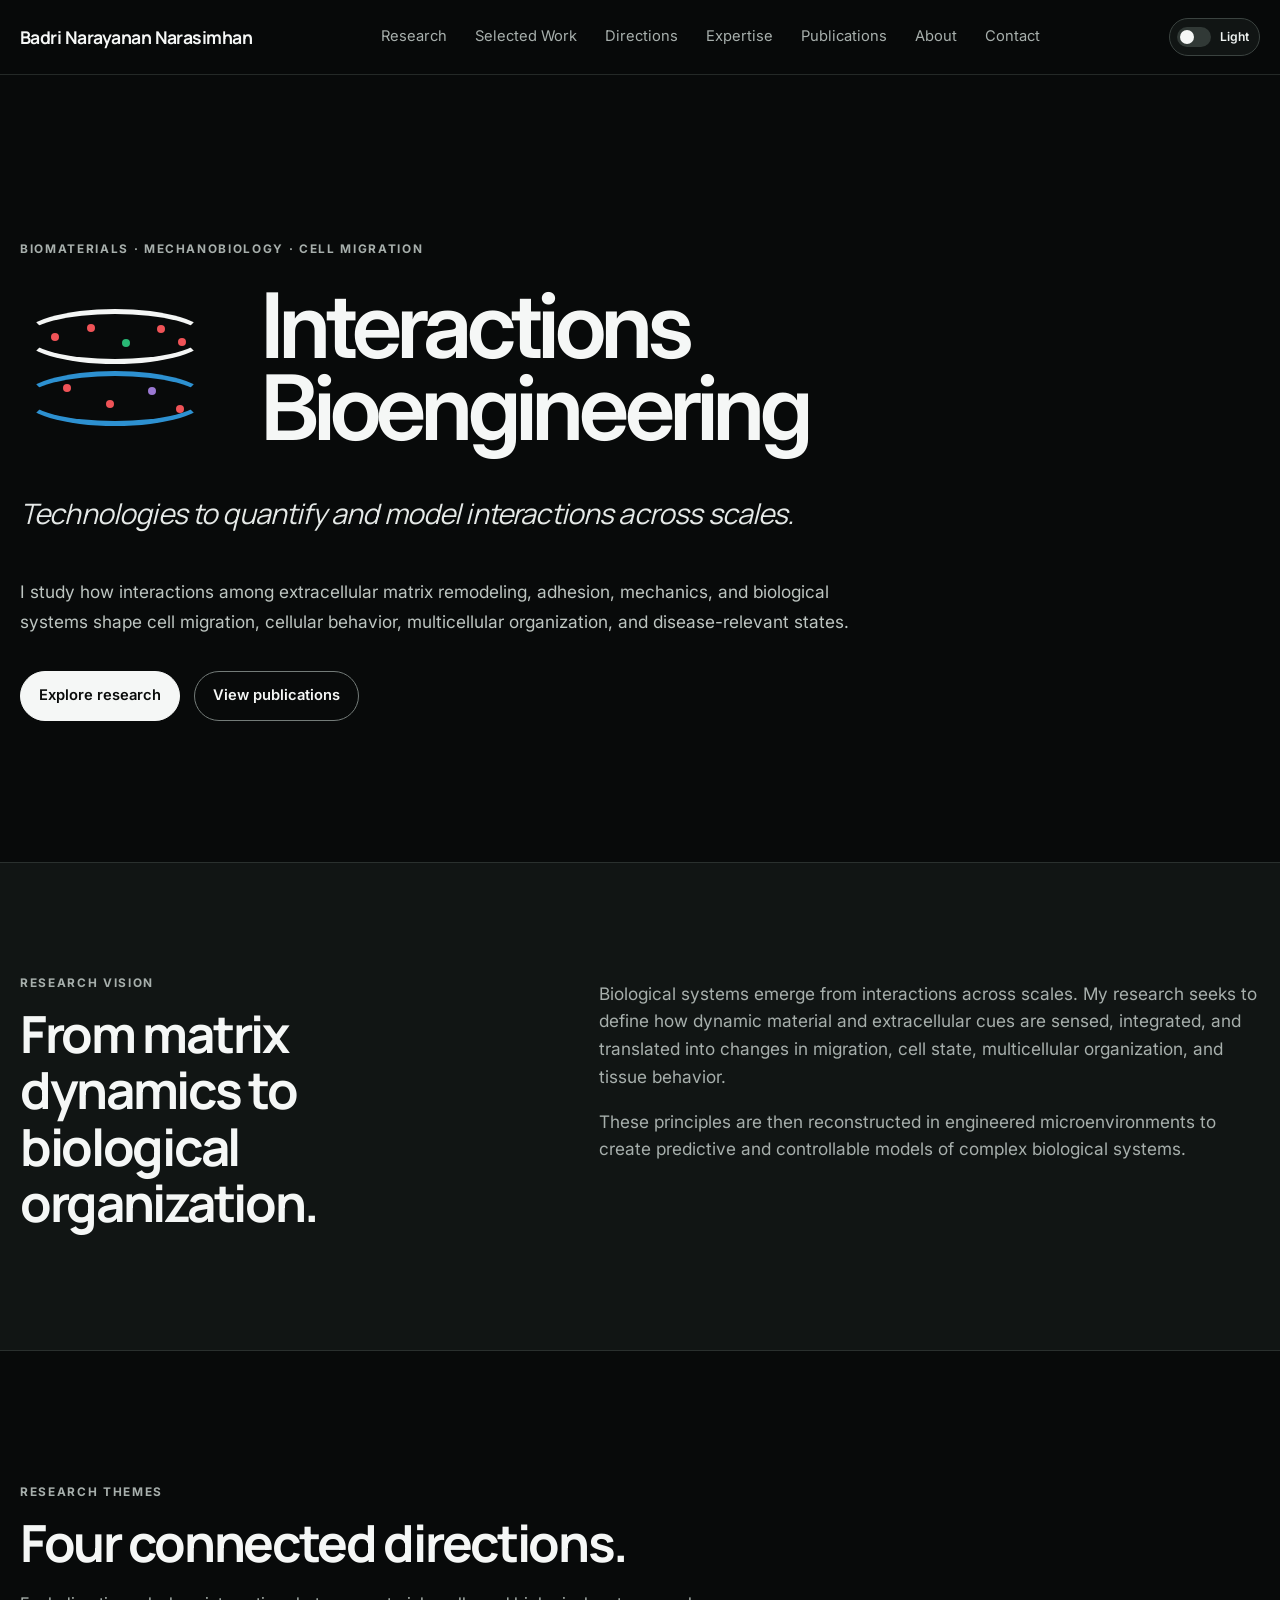
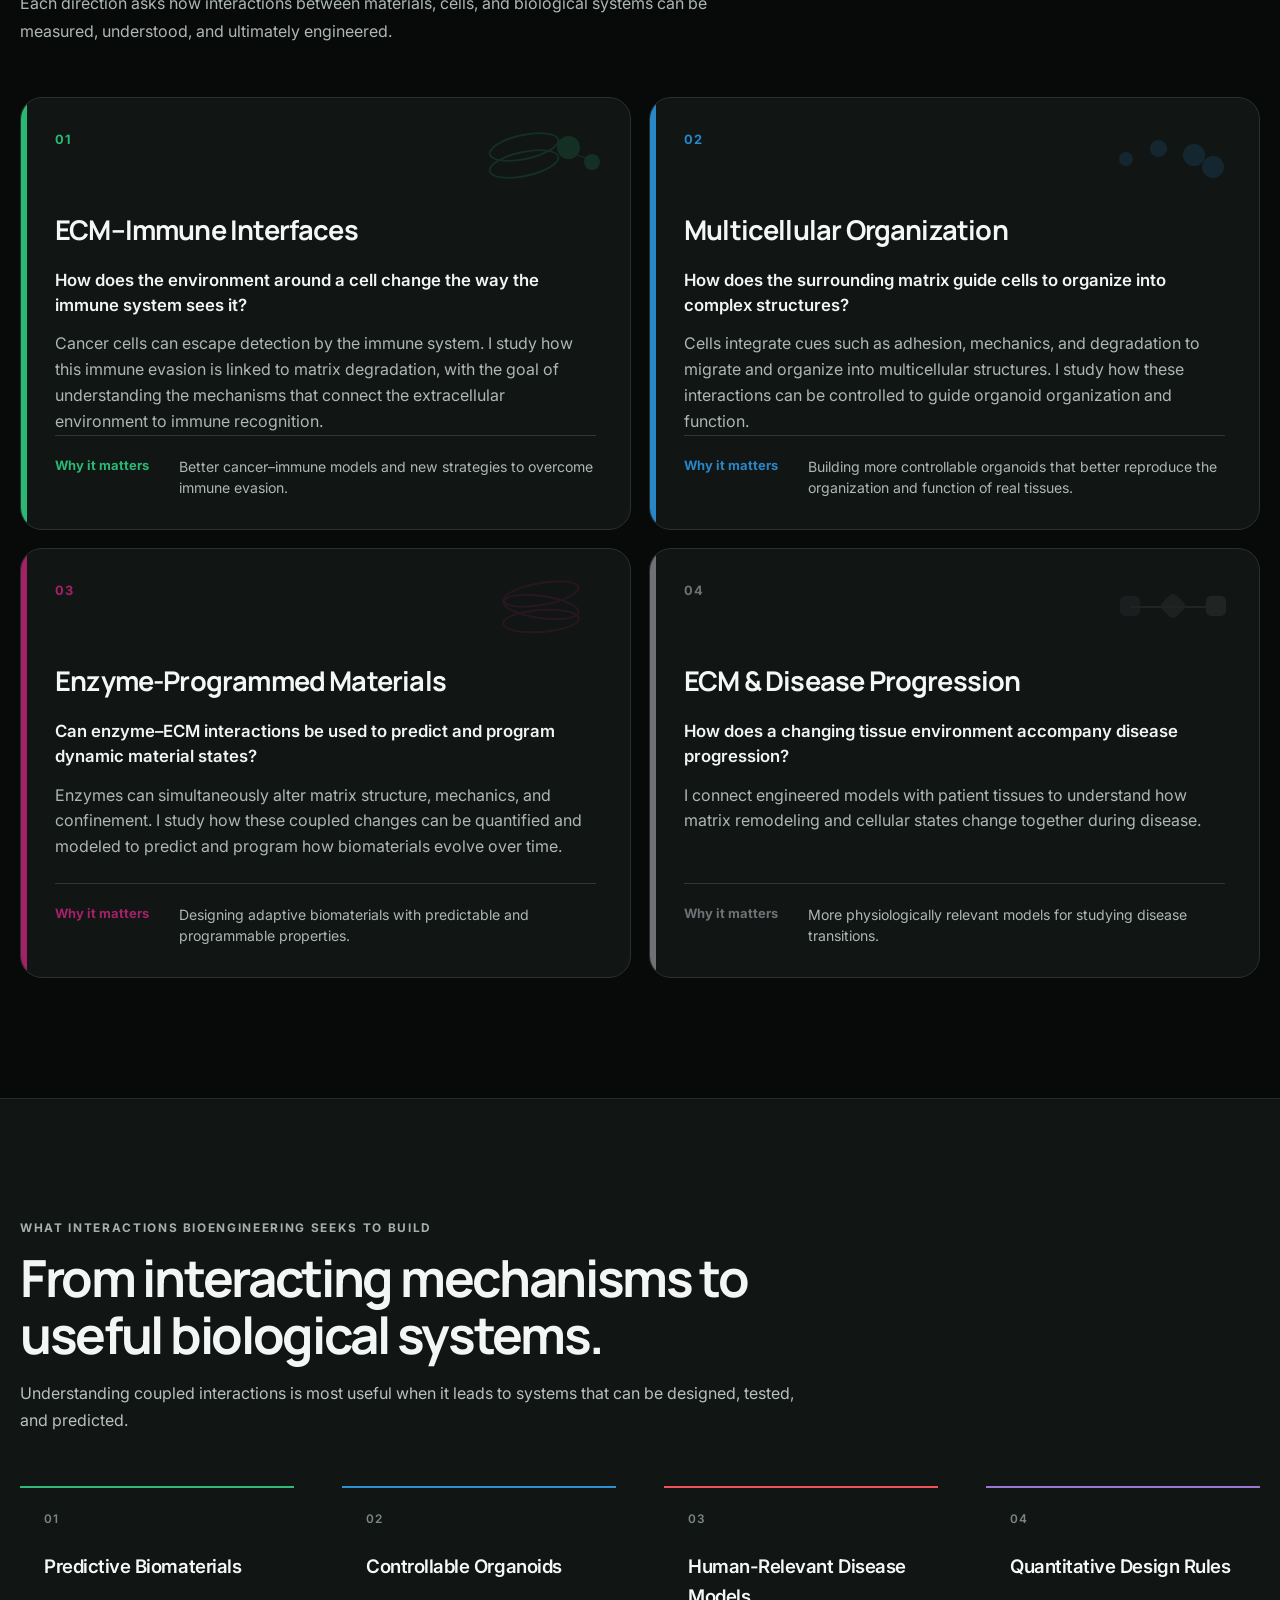
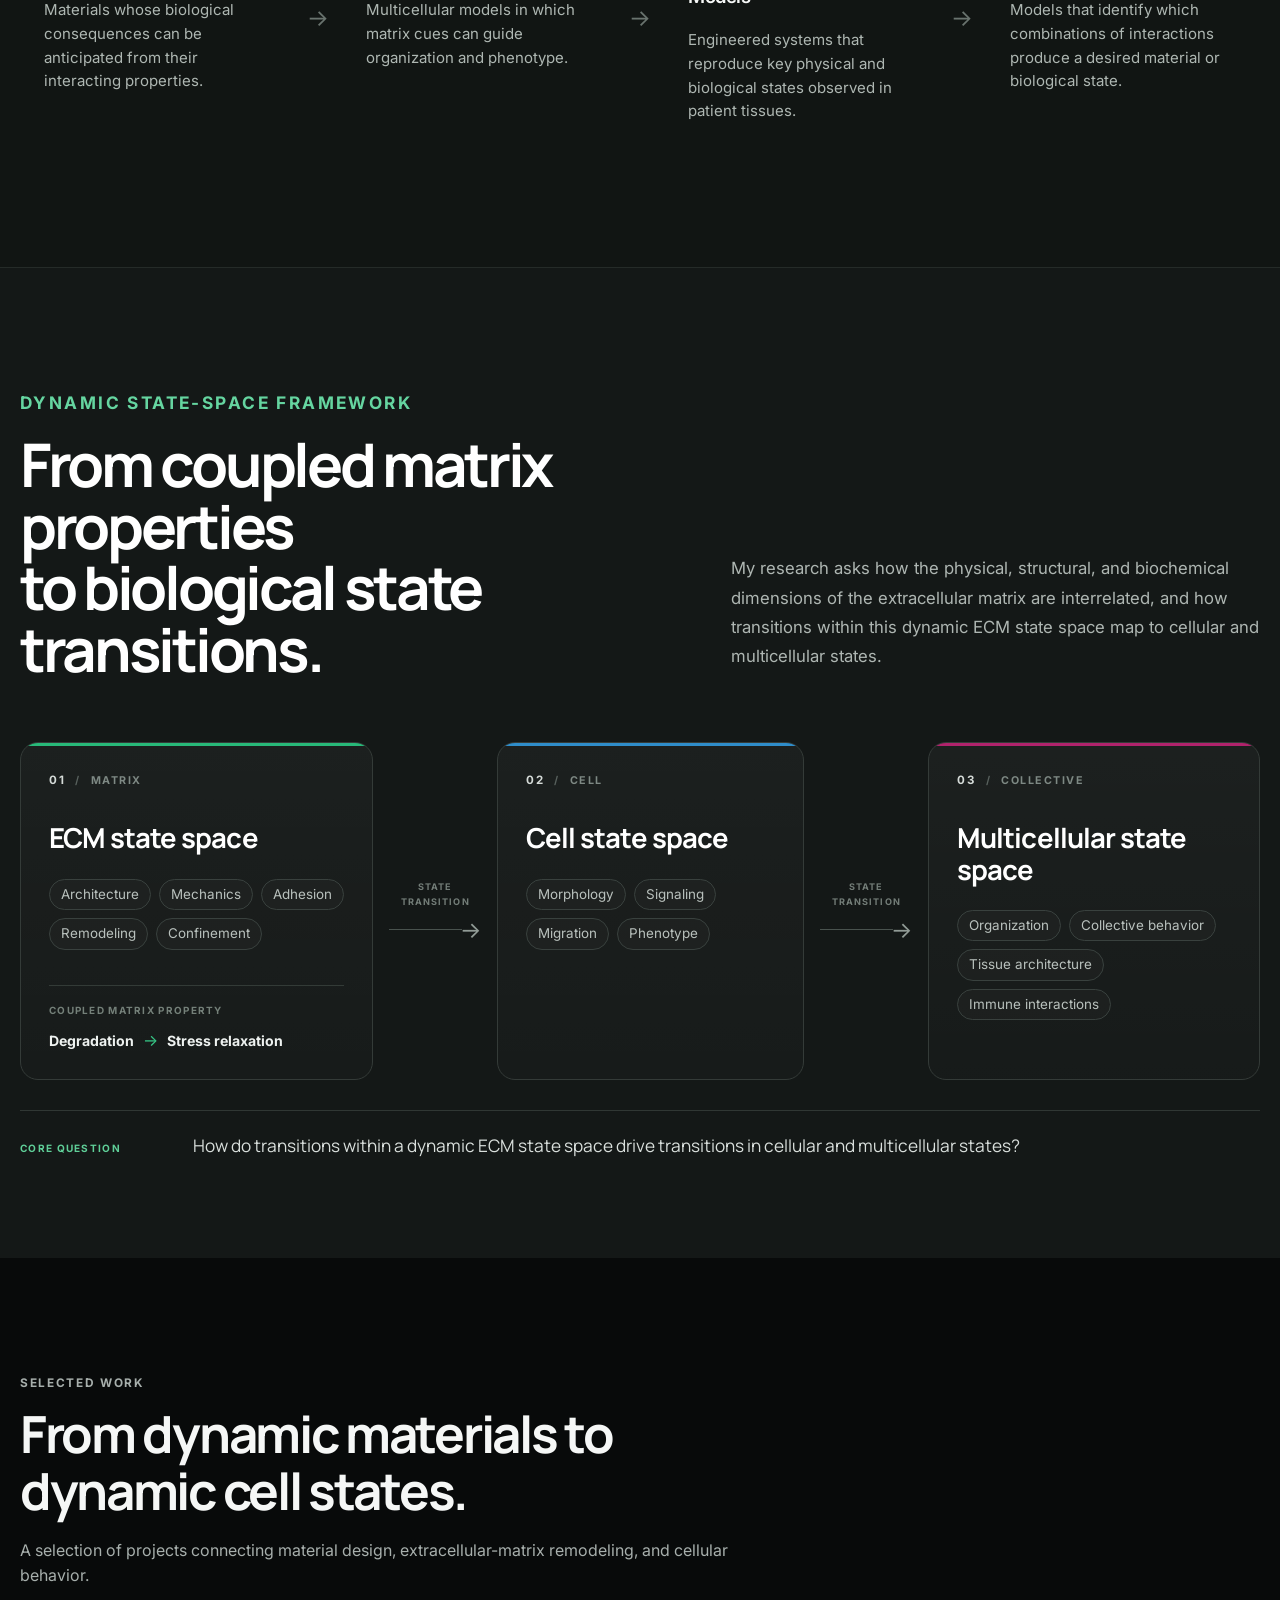
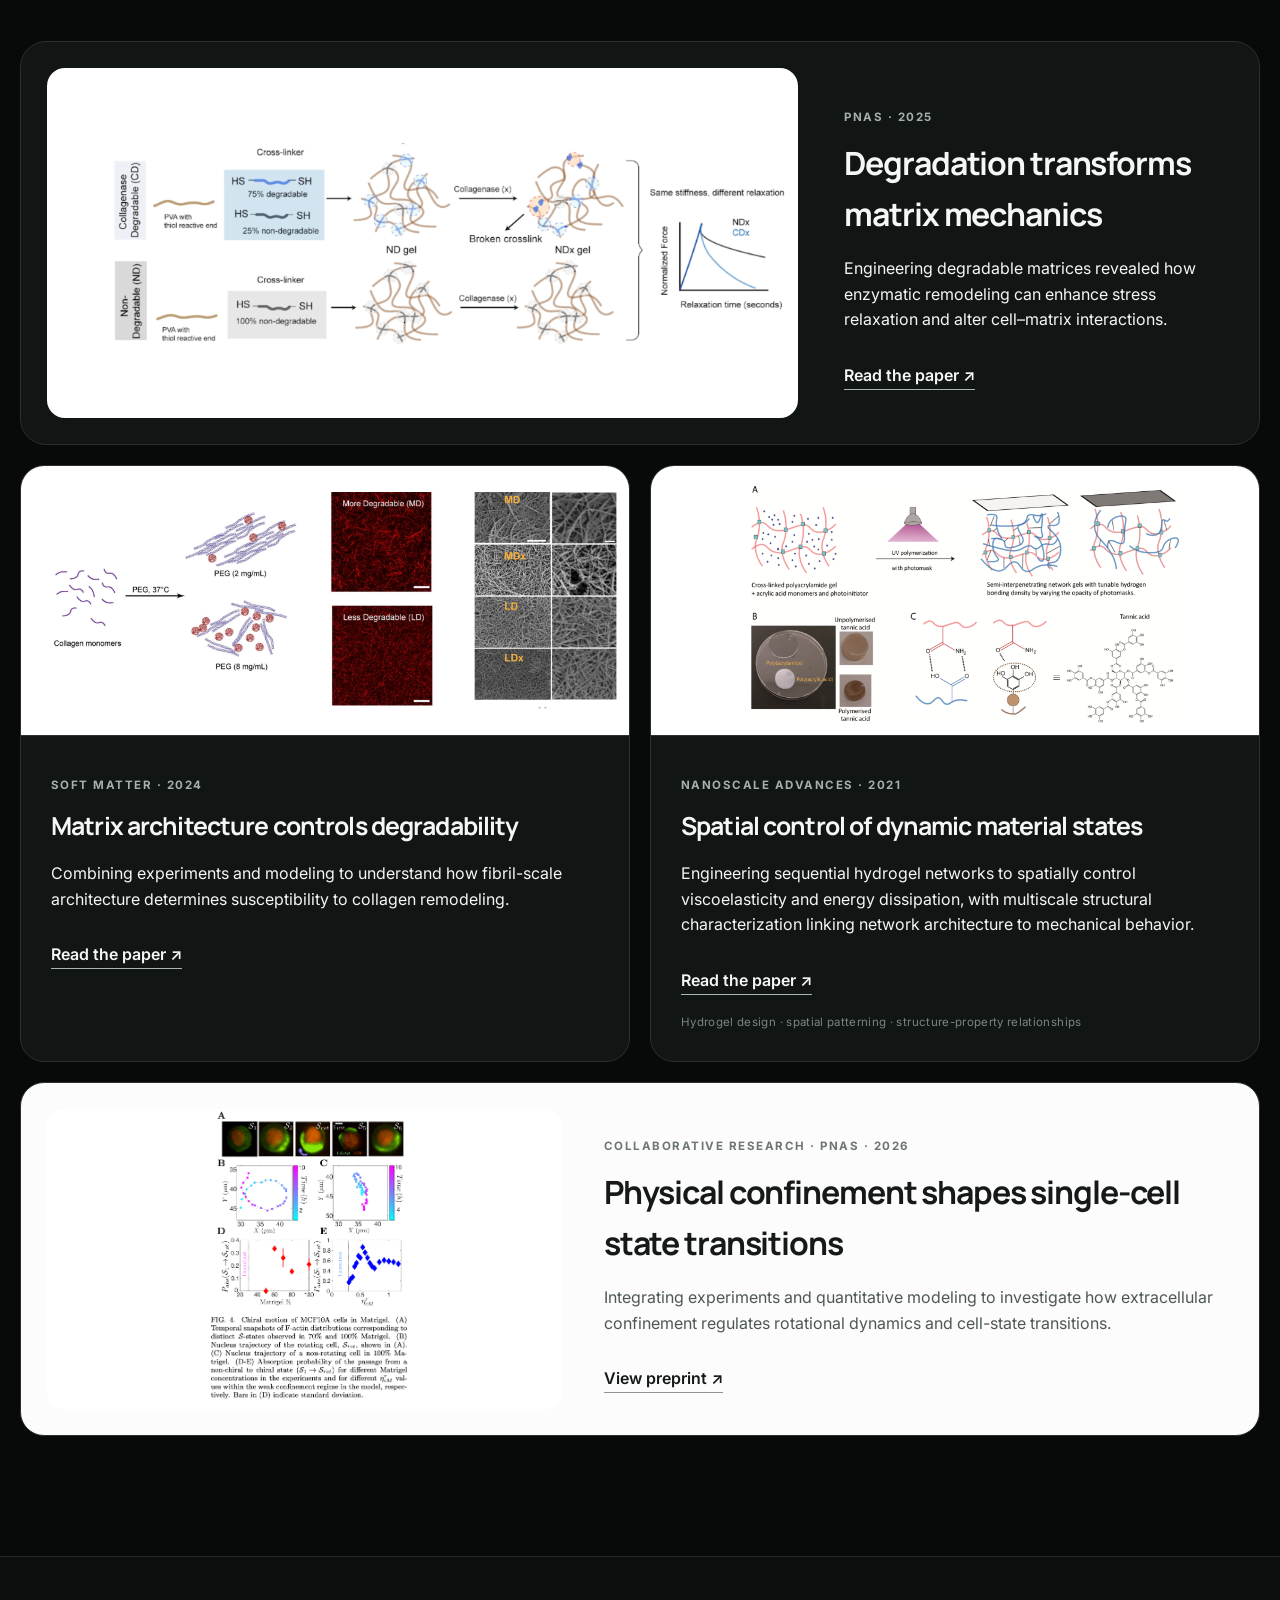
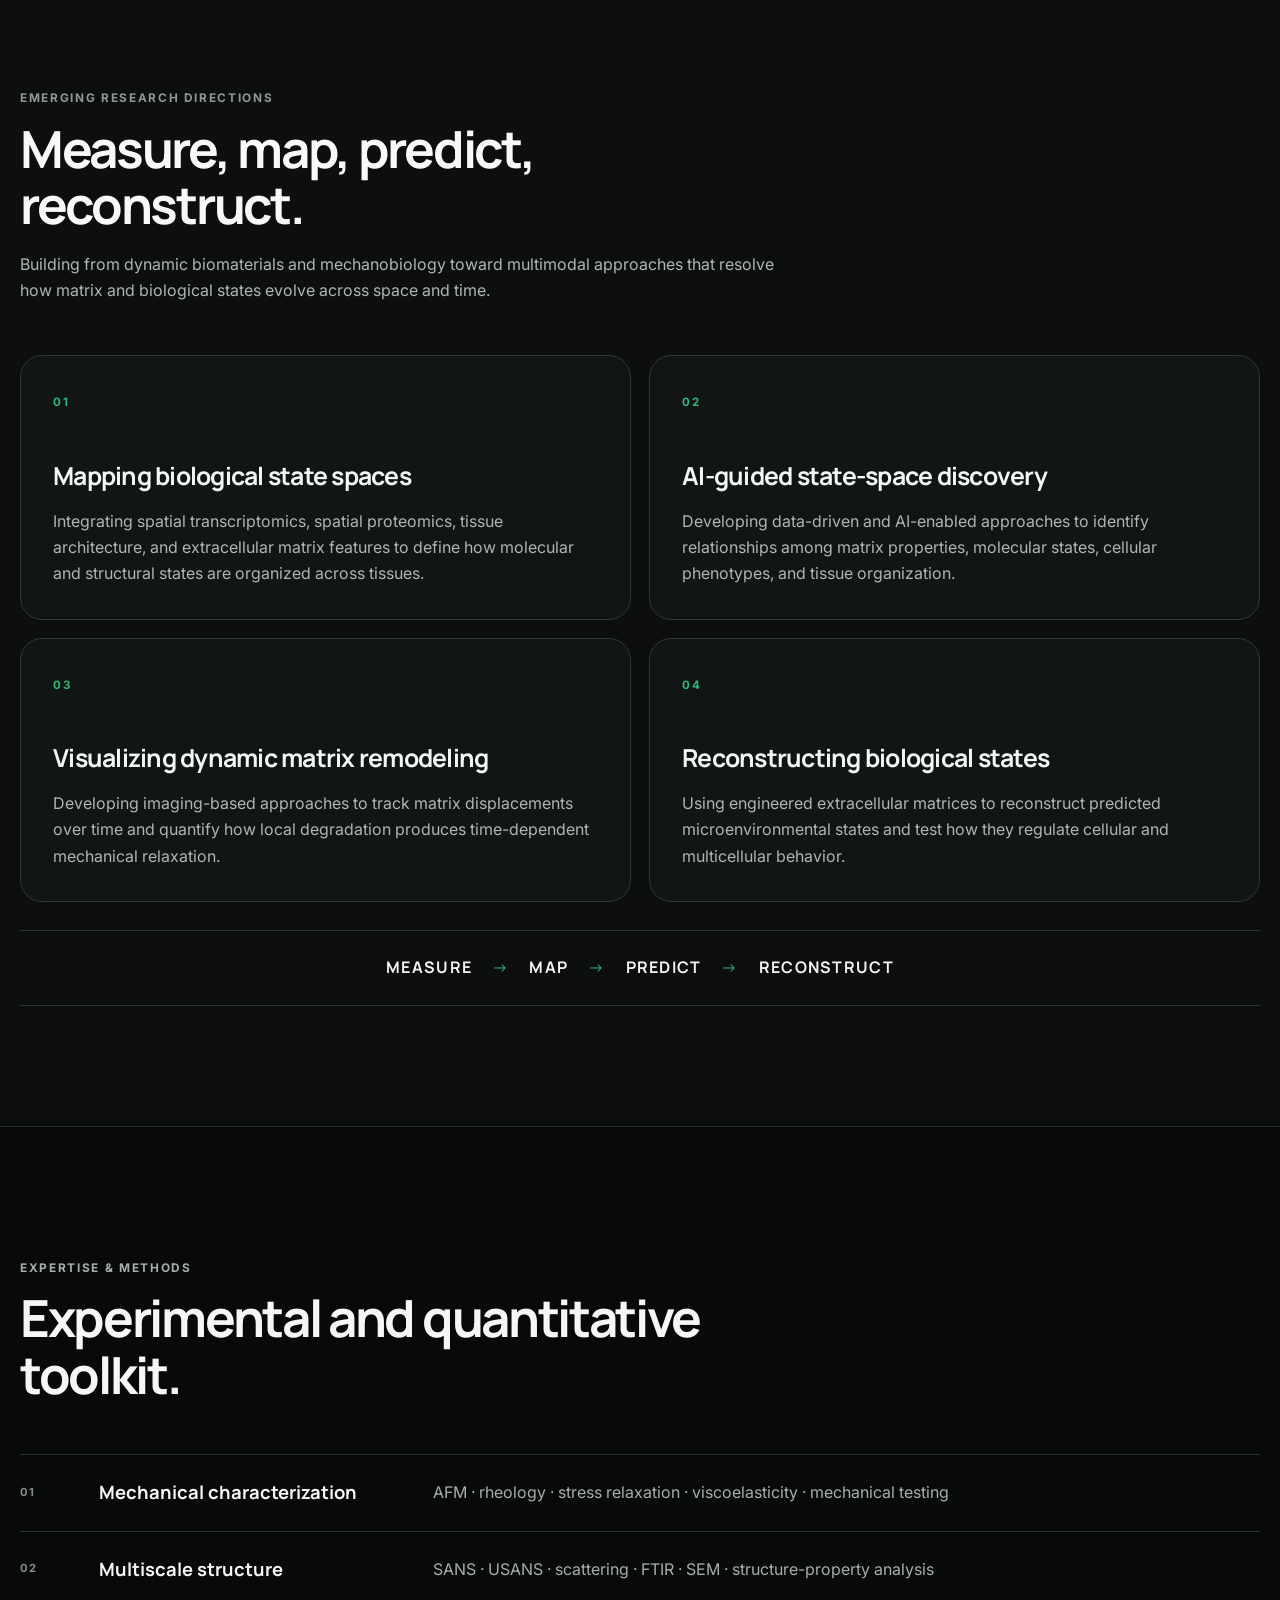
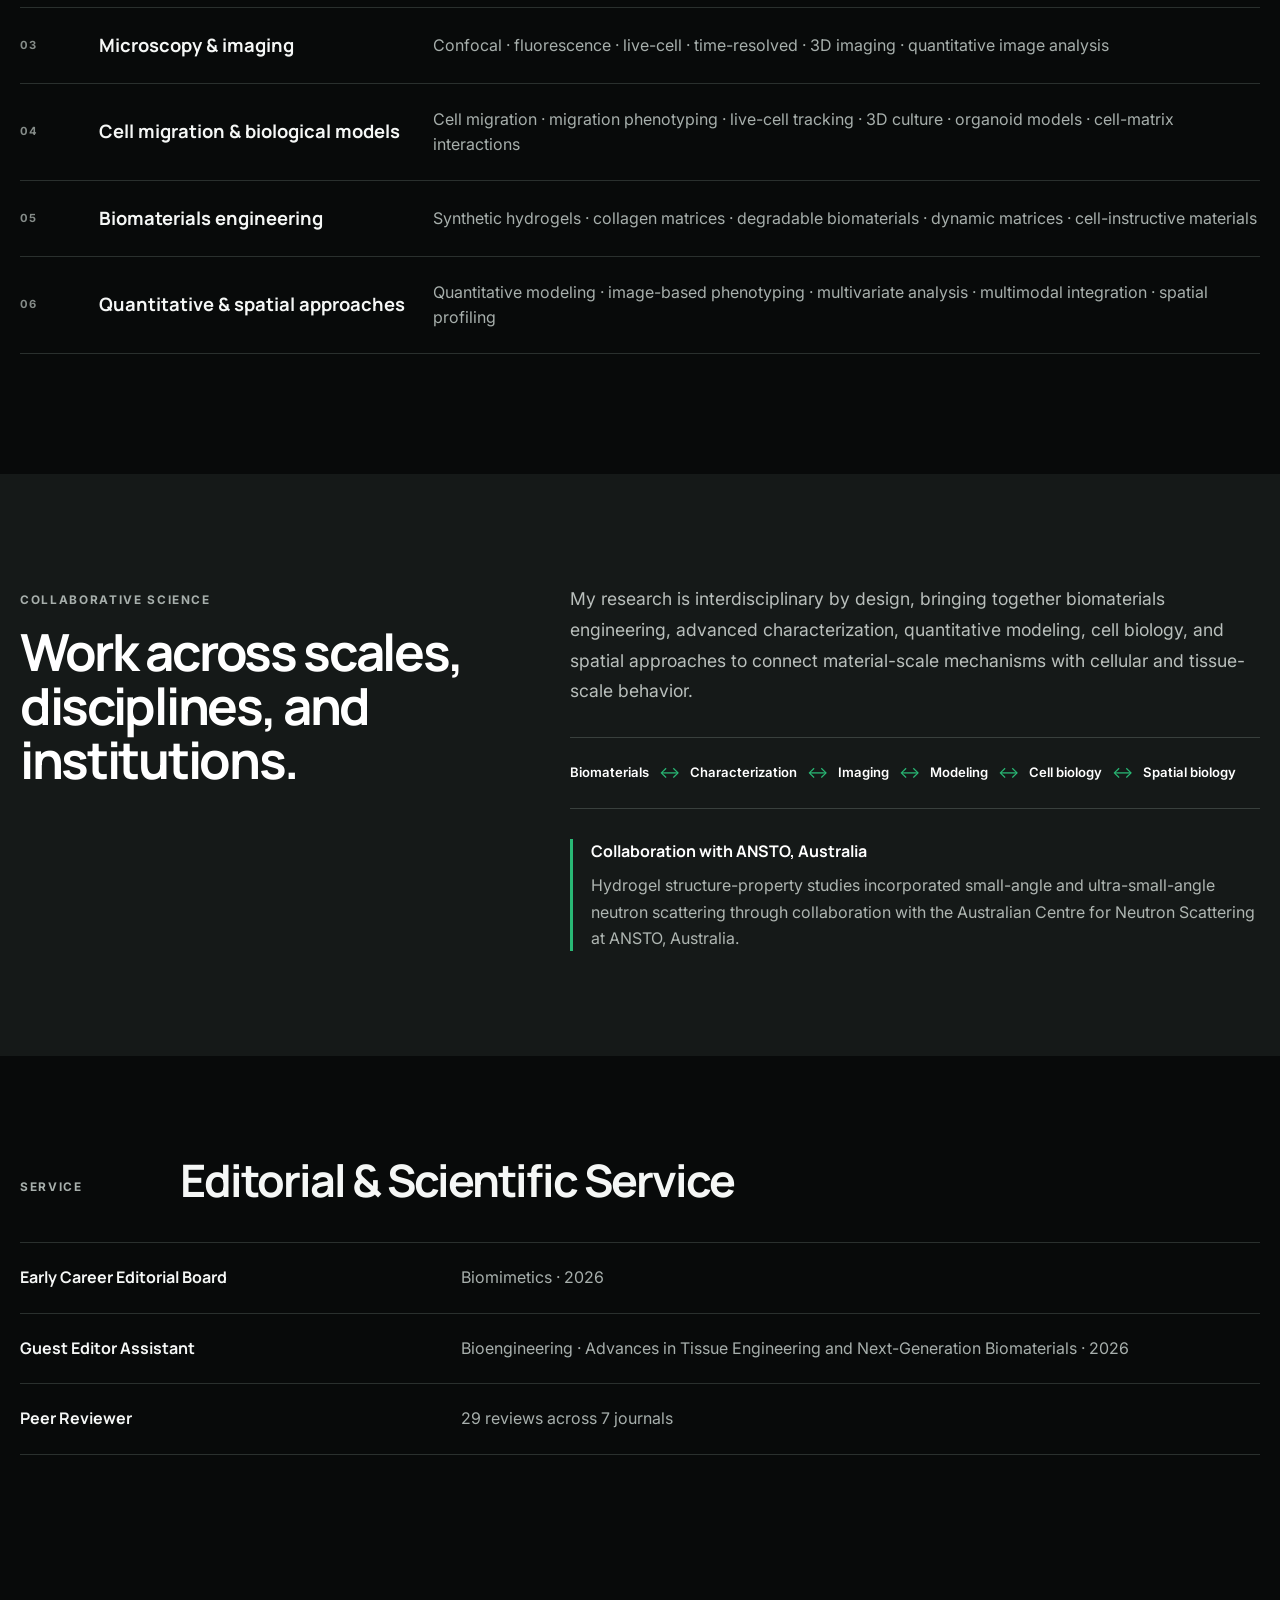
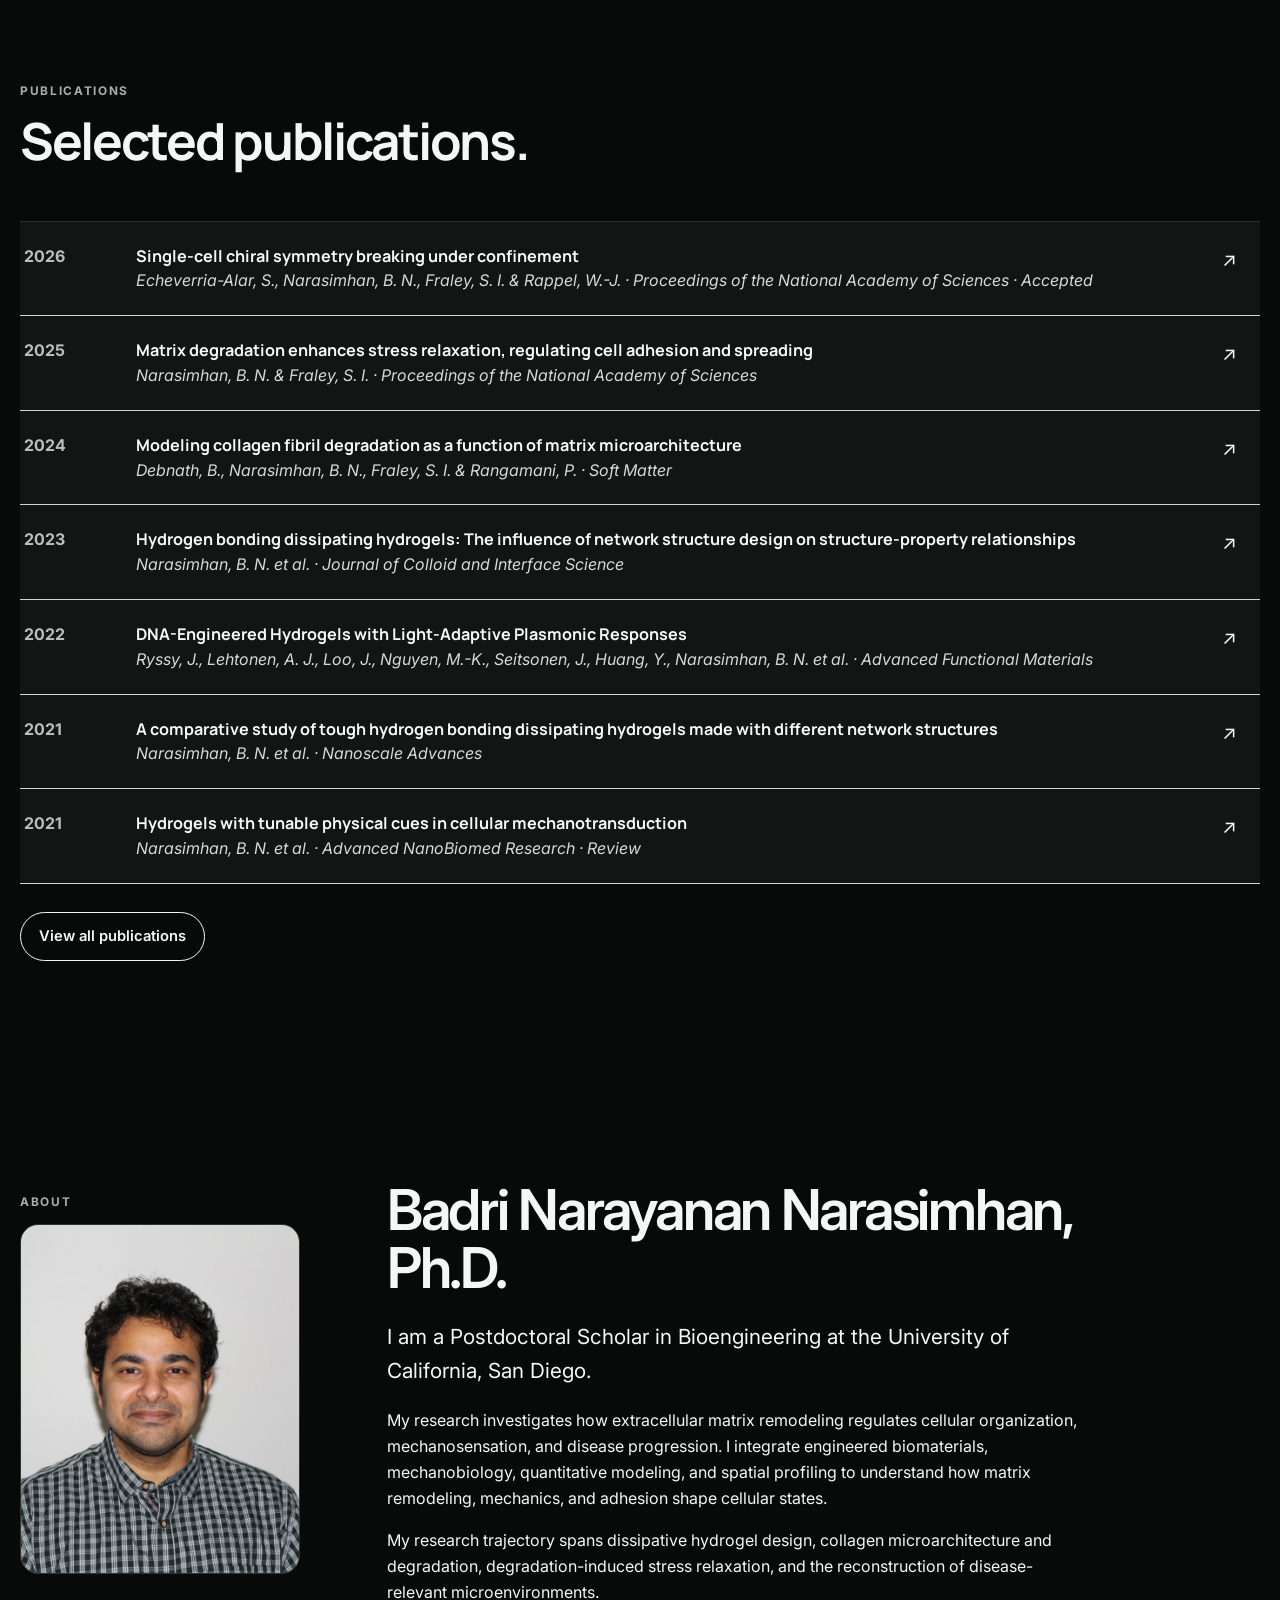
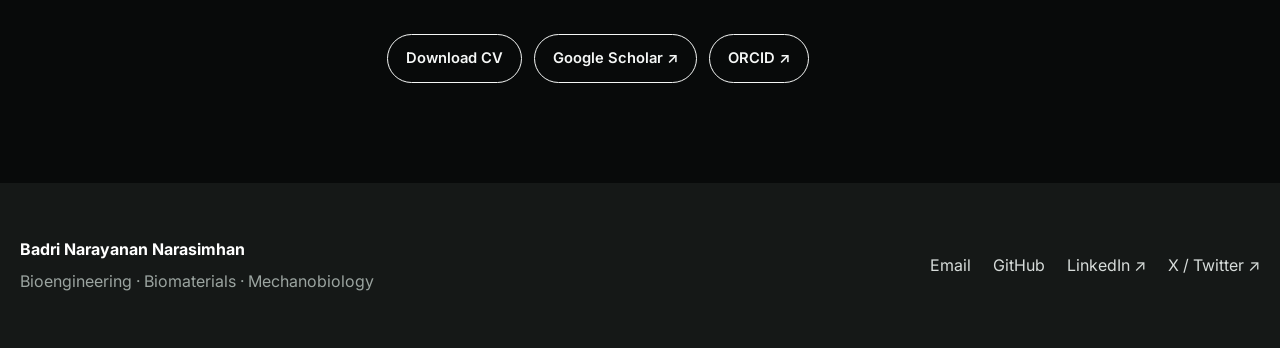
<file: index.html>
<!DOCTYPE html>
<html lang="en">
<head>
  <meta charset="UTF-8" />
  <meta name="viewport" content="width=device-width, initial-scale=1.0" />
  <meta name="description" content="Badri Narasimhan ,  Bioengineering, extracellular matrix, mechanobiology, and dynamic biomaterials." />
  <title>Badri Narayanan Narasimhan | Bioengineering</title>
  <link rel="preconnect" href="https://fonts.googleapis.com">
  <link rel="preconnect" href="https://fonts.gstatic.com" crossorigin>
  <link href="https://fonts.googleapis.com/css2?family=Inter:wght@400;500;600;700&family=Manrope:wght@500;600;700&display=swap" rel="stylesheet">
  <link rel="stylesheet" href="style.css" />
</head>

<body>
  <header class="site-header">
    <div class="container nav-wrap">
      <a class="brand" href="#top">Badri Narayanan Narasimhan</a>

      <nav class="nav">
        <a href="#research">Research</a>
        <a href="#work">Selected Work</a>
        <a href="#directions">Directions</a>
        <a href="#expertise">Expertise</a>
        <a href="publications.html">Publications</a>
        <a href="#about">About</a>
        <a href="#contact">Contact</a>
      </nav>
      <button class="theme-toggle" type="button" aria-label="Switch to light background" aria-pressed="false">
        <span class="theme-toggle-track" aria-hidden="true"><span class="theme-toggle-knob"></span></span>
        <span class="theme-toggle-label">Light</span>
      </button>
    </div>
  </header>

  <main id="top">
    <section class="hero container hero-v10">
      <div class="hero-copy hero-copy-v10">
        <p class="eyebrow interaction-eyebrow">BIOMATERIALS · MECHANOBIOLOGY · CELL MIGRATION</p>

        <div class="hero-brand-lockup" aria-label="Interactions Bioengineering">
          <span class="interaction-mark hero-mark-v10 distributed-logo" aria-hidden="true">
        <i></i><i></i>
        <b class="interaction-dot dot-a"></b>
        <b class="interaction-dot dot-b"></b>
        <b class="interaction-dot dot-c"></b>
        <b class="interaction-dot dot-d"></b>
        <b class="interaction-dot dot-e"></b>
        <b class="interaction-dot dot-f"></b>
        <b class="interaction-dot dot-g"></b>
        <b class="interaction-dot dot-h"></b>
        <b class="interaction-dot dot-i"></b>
      </span>
      <h1><span>Interactions</span><span>Bioengineering</span></h1>
        </div>

        <p class="hero-subline hero-subline-v10">Technologies to quantify and model interactions across scales.</p>
        <p class="hero-text hero-text-v10">
          I study how interactions among extracellular matrix remodeling, adhesion, mechanics,
          and biological systems shape cell migration, cellular behavior, multicellular organization,
          and disease-relevant states.
        </p>

        <div class="hero-actions">
          <a class="button primary" href="#research">Explore research</a>
          <a class="button secondary" href="publications.html">View publications</a>
        </div>
      </div>
    </section>

    <section class="vision">
      <div class="container split">
        <div>
          <p class="section-kicker">RESEARCH VISION</p>
          <h2>From matrix dynamics to biological organization.</h2>
        </div>

        <div class="vision-copy">
          <p>
            Biological systems emerge from interactions across scales. My research seeks to define how
            dynamic material and extracellular cues are sensed, integrated, and translated into changes
            in migration, cell state, multicellular organization, and tissue behavior.
          </p>
          <p>
            These principles are then reconstructed in engineered microenvironments to
            create predictive and controllable models of complex biological systems.
          </p>
        </div>
      </div>
    </section>

    <section id="research" class="section container">
      <div class="section-heading research-theme-heading">
        <p class="section-kicker">RESEARCH THEMES</p>
        <h2>Four connected directions.</h2>
        <p>Each direction asks how interactions between materials, cells, and biological systems can be measured, understood, and ultimately engineered.</p>
      </div>

      <div class="theme-grid">
        <article class="theme-card theme-green">
          <div class="theme-number">01</div><div class="theme-glyph glyph-immune"><i></i><i></i><i></i></div>
          <h3>ECM–Immune Interfaces</h3>
          <p class="theme-question">How does the environment around a cell change the way the immune system sees it?</p>
          <p class="theme-explanation">Cancer cells can escape detection by the immune system. I study how this immune evasion is linked to matrix degradation, with the goal of understanding the mechanisms that connect the extracellular environment to immune recognition.</p>
          <div class="theme-impact"><strong>Why it matters</strong><span>Better cancer–immune models and new strategies to overcome immune evasion.</span></div>
        </article>

        <article class="theme-card theme-blue">
          <div class="theme-number">02</div><div class="theme-glyph glyph-org"><i></i><i></i><i></i><i></i></div>
          <h3>Multicellular Organization</h3>
          <p class="theme-question">How does the surrounding matrix guide cells to organize into complex structures?</p>
          <p class="theme-explanation">Cells integrate cues such as adhesion, mechanics, and degradation to migrate and organize into multicellular structures. I study how these interactions can be controlled to guide organoid organization and function.</p>
          <div class="theme-impact"><strong>Why it matters</strong><span>Building more controllable organoids that better reproduce the organization and function of real tissues.</span></div>
        </article>

        <article class="theme-card theme-magenta">
          <div class="theme-number">03</div><div class="theme-glyph glyph-material"><i></i><i></i><i></i></div>
          <h3>Enzyme-Programmed Materials</h3>
          <p class="theme-question">Can enzyme–ECM interactions be used to predict and program dynamic material states?</p>
          <p class="theme-explanation">Enzymes can simultaneously alter matrix structure, mechanics, and confinement. I study how these coupled changes can be quantified and modeled to predict and program how biomaterials evolve over time.</p>
          <div class="theme-impact"><strong>Why it matters</strong><span>Designing adaptive biomaterials with predictable and programmable properties.</span></div>
        </article>

        <article class="theme-card theme-graphite">
          <div class="theme-number">04</div><div class="theme-glyph glyph-state"><i></i><i></i><i></i></div>
          <h3>ECM &amp; Disease Progression</h3>
          <p class="theme-question">How does a changing tissue environment accompany disease progression?</p>
          <p class="theme-explanation">I connect engineered models with patient tissues to understand how matrix remodeling and cellular states change together during disease.</p>
          <div class="theme-impact"><strong>Why it matters</strong><span>More physiologically relevant models for studying disease transitions.</span></div>
        </article>
      </div>
    </section>

<section class="build-section" id="what-we-build">
  <div class="container">
    <div class="section-heading build-heading">
      <p class="section-kicker">WHAT INTERACTIONS BIOENGINEERING SEEKS TO BUILD</p>
      <h2>From interacting mechanisms to useful biological systems.</h2>
      <p>Understanding coupled interactions is most useful when it leads to systems that can be designed, tested, and predicted.</p>
    </div>

    <div class="build-flow" aria-label="Research outcomes">
      <article class="build-item">
        <span class="build-index">01</span>
        <h3>Predictive Biomaterials</h3>
        <p>Materials whose biological consequences can be anticipated from their interacting properties.</p>
      </article>
      <span class="build-arrow" aria-hidden="true">→</span>
      <article class="build-item">
        <span class="build-index">02</span>
        <h3>Controllable Organoids</h3>
        <p>Multicellular models in which matrix cues can guide organization and phenotype.</p>
      </article>
      <span class="build-arrow" aria-hidden="true">→</span>
      <article class="build-item">
        <span class="build-index">03</span>
        <h3>Human-Relevant Disease Models</h3>
        <p>Engineered systems that reproduce key physical and biological states observed in patient tissues.</p>
      </article>
      <span class="build-arrow" aria-hidden="true">→</span>
      <article class="build-item">
        <span class="build-index">04</span>
        <h3>Quantitative Design Rules</h3>
        <p>Models that identify which combinations of interactions produce a desired material or biological state.</p>
      </article>
    </div>
  </div>
</section>



    <section class="state-space-band state-space-v51">
  <div class="container">
    <div class="state-title-row">
      <div>
        <p class="section-kicker">DYNAMIC STATE-SPACE FRAMEWORK</p>
        <h2>From coupled matrix properties<br>to biological state transitions.</h2>
      </div>
      <p class="state-intro">My research asks how the physical, structural, and biochemical dimensions of the extracellular matrix are interrelated, and how transitions within this dynamic ECM state space map to cellular and multicellular states.</p>
    </div>

    <div class="state-canvas">
      <div class="state-panel panel-ecm">
        <div class="panel-topline">
          <span class="state-index">01</span>
          <span class="state-domain">MATRIX</span>
        </div>
        <h3>ECM state space</h3>
        <div class="state-tags">
          <span>Architecture</span>
          <span>Mechanics</span>
          <span>Adhesion</span>
          <span>Remodeling</span>
          <span>Confinement</span>
        </div>
        <div class="coupling-box">
          <small>COUPLED MATRIX PROPERTY</small>
          <div><strong>Degradation</strong><i>→</i><strong>Stress relaxation</strong></div>
        </div>
      </div>

      <div class="flow-bridge" aria-hidden="true">
        <span>STATE TRANSITION</span>
        <div class="bridge-line"><b></b><i>→</i></div>
      </div>

      <div class="state-panel panel-cell">
        <div class="panel-topline">
          <span class="state-index">02</span>
          <span class="state-domain">CELL</span>
        </div>
        <h3>Cell state space</h3>
        <div class="state-tags">
          <span>Morphology</span>
          <span>Signaling</span>
          <span>Migration</span>
          <span>Phenotype</span>
        </div>
      </div>

      <div class="flow-bridge" aria-hidden="true">
        <span>STATE TRANSITION</span>
        <div class="bridge-line"><b></b><i>→</i></div>
      </div>

      <div class="state-panel panel-multi">
        <div class="panel-topline">
          <span class="state-index">03</span>
          <span class="state-domain">COLLECTIVE</span>
        </div>
        <h3>Multicellular state space</h3>
        <div class="state-tags">
          <span>Organization</span>
          <span>Collective behavior</span>
          <span>Tissue architecture</span>
          <span>Immune interactions</span>
        </div>
      </div>
    </div>

    <div class="state-bottomline">
      <span>CORE QUESTION</span>
      <p>How do transitions within a dynamic ECM state space drive transitions in cellular and multicellular states?</p>
    </div>
  </div>
</section>



<section id="work" class="section container selected-work">
      <div class="section-heading">
        <p class="section-kicker">SELECTED WORK</p>
        <h2>From dynamic materials to dynamic cell states.</h2>
        <p>A selection of projects connecting material design, extracellular-matrix remodeling, and cellular behavior.</p>
      </div>

      <article class="feature-project">
        <div class="project-image project-image-large">
          <img src="assets/pnas-degradation-mechanics.png" alt="Schematic showing degradable and non-degradable hydrogel networks and their stress-relaxation behavior">
        </div>
        <div class="project-copy">
          <p class="project-meta">PNAS · 2025</p>
          <h3>Degradation transforms matrix mechanics</h3>
          <p>Engineering degradable matrices revealed how enzymatic remodeling can enhance stress relaxation and alter cell–matrix interactions.</p>
          <a class="text-link" href="https://www.pnas.org/doi/full/10.1073/pnas.2416771122" target="_blank" rel="noopener">Read the paper ↗</a>
        </div>
      </article>

      <div class="project-grid">
        <article class="project-card">
          <div class="project-image">
            <img src="assets/softmatter-collagen-architecture.png" alt="Collagen microarchitecture schematic and microscopy images">
          </div>
          <div class="project-card-copy">
            <p class="project-meta">SOFT MATTER · 2024</p>
            <h3>Matrix architecture controls degradability</h3>
            <p>Combining experiments and modeling to understand how fibril-scale architecture determines susceptibility to collagen remodeling.</p>
            <a class="text-link" href="https://pubs.rsc.org/de-at/content/articlelanding/2024/sm/d4sm00971a" target="_blank" rel="noopener">Read the paper ↗</a>
          </div>
        </article>

        <article class="project-card">
          <div class="project-image">
            <img src="assets/dissipative-hydrogels.png" alt="Hydrogel network design using hydrogen-bonding interactions">
          </div>
          <div class="project-card-copy">
            <p class="project-meta">NANOSCALE ADVANCES · 2021</p>
            <h3>Spatial control of dynamic material states</h3>
            <p>Engineering sequential hydrogel networks to spatially control viscoelasticity and energy dissipation, with multiscale structural characterization linking network architecture to mechanical behavior.</p>
            <a class="text-link" href="https://pubs.rsc.org/en/content/articlelanding/2021/na/d1na00103e" target="_blank" rel="noopener">Read the paper ↗</a>
            <p class="collab-meta">Hydrogel design · spatial patterning · structure-property relationships</p>
          </div>
        </article>
      </div>

      <article class="collab-project">
        <div class="collab-image">
          <img src="assets/confinement-cell-dynamics.png" alt="Single-cell actin states, trajectories, and quantitative analysis under confinement">
        </div>
        <div class="project-copy">
          <p class="project-meta">COLLABORATIVE RESEARCH · PNAS · 2026</p>
          <h3>Physical confinement shapes single-cell state transitions</h3>
          <p>Integrating experiments and quantitative modeling to investigate how extracellular confinement regulates rotational dynamics and cell-state transitions.</p>
          <a class="text-link" href="https://www.biorxiv.org/content/10.64898/2025.12.23.696323v3" target="_blank" rel="noopener">View preprint ↗</a>
        </div>
      </article>
    </section>

<section id="directions" class="section emerging-section">
      <div class="container">
        <div class="section-heading">
          <p class="section-kicker">EMERGING RESEARCH DIRECTIONS</p>
          <h2>Measure, map, predict, reconstruct.</h2>
          <p>Building from dynamic biomaterials and mechanobiology toward multimodal approaches that resolve how matrix and biological states evolve across space and time.</p>
        </div>

        <div class="direction-grid">
          <article class="direction-card">
            <span>01</span>
            <h3>Mapping biological state spaces</h3>
            <p>Integrating spatial transcriptomics, spatial proteomics, tissue architecture, and extracellular matrix features to define how molecular and structural states are organized across tissues.</p>
          </article>
          <article class="direction-card">
            <span>02</span>
            <h3>AI-guided state-space discovery</h3>
            <p>Developing data-driven and AI-enabled approaches to identify relationships among matrix properties, molecular states, cellular phenotypes, and tissue organization.</p>
          </article>
          <article class="direction-card">
            <span>03</span>
            <h3>Visualizing dynamic matrix remodeling</h3>
            <p>Developing imaging-based approaches to track matrix displacements over time and quantify how local degradation produces time-dependent mechanical relaxation.</p>
          </article>
          <article class="direction-card">
            <span>04</span>
            <h3>Reconstructing biological states</h3>
            <p>Using engineered extracellular matrices to reconstruct predicted microenvironmental states and test how they regulate cellular and multicellular behavior.</p>
          </article>
        </div>

        <div class="research-loop" aria-label="Measure map predict reconstruct framework">
          <strong>MEASURE</strong><i>→</i><strong>MAP</strong><i>→</i><strong>PREDICT</strong><i>→</i><strong>RECONSTRUCT</strong>
        </div>
      </div>
    </section>

    <section id="expertise" class="section container expertise-section">
  <div class="section-heading">
    <p class="section-kicker">EXPERTISE &amp; METHODS</p>
    <h2>Experimental and quantitative toolkit.</h2>
  </div>
  <div class="expertise-lines">
    <article><span>01</span><h3>Mechanical characterization</h3><p>AFM · rheology · stress relaxation · viscoelasticity · mechanical testing</p></article>
    <article><span>02</span><h3>Multiscale structure</h3><p>SANS · USANS · scattering · FTIR · SEM · structure-property analysis</p></article>
    <article><span>03</span><h3>Microscopy &amp; imaging</h3><p>Confocal · fluorescence · live-cell · time-resolved · 3D imaging · quantitative image analysis</p></article>
    <article><span>04</span><h3>Cell migration &amp; biological models</h3><p>Cell migration · migration phenotyping · live-cell tracking · 3D culture · organoid models · cell-matrix interactions</p></article>
    <article><span>05</span><h3>Biomaterials engineering</h3><p>Synthetic hydrogels · collagen matrices · degradable biomaterials · dynamic matrices · cell-instructive materials</p></article>
    <article><span>06</span><h3>Quantitative &amp; spatial approaches</h3><p>Quantitative modeling · image-based phenotyping · multivariate analysis · multimodal integration · spatial profiling</p></article>
  </div>
</section>

    <section class="collaboration-band">
<div class="container collaboration-layout">
  <div>
    <p class="section-kicker">COLLABORATIVE SCIENCE</p>
    <h2>Work across scales, disciplines, and institutions.</h2>
  </div>
  <div>
    <p class="collab-lead">My research is interdisciplinary by design, bringing together biomaterials engineering, advanced characterization, quantitative modeling, cell biology, and spatial approaches to connect material-scale mechanisms with cellular and tissue-scale behavior.</p>
    <div class="discipline-chain">
      <span>Biomaterials</span><i>↔</i><span>Characterization</span><i>↔</i><span>Imaging</span><i>↔</i><span>Modeling</span><i>↔</i><span>Cell biology</span><i>↔</i><span>Spatial biology</span>
    </div>
    <div class="collab-highlight">
      <strong>Collaboration with ANSTO, Australia</strong>
      <p>Hydrogel structure-property studies incorporated small-angle and ultra-small-angle neutron scattering through collaboration with the Australian Centre for Neutron Scattering at ANSTO, Australia.</p>
    </div>
  </div>
</div>
</section>

<section class="section container service-section">
  <div class="service-head">
    <p class="section-kicker">SERVICE</p>
    <h2>Editorial &amp; Scientific Service</h2>
  </div>
  <div class="service-list">
    <div><strong>Early Career Editorial Board</strong><span>Biomimetics · 2026</span></div>
    <div><strong>Guest Editor Assistant</strong><span>Bioengineering · Advances in Tissue Engineering and Next-Generation Biomaterials · 2026</span></div>
    <div><strong>Peer Reviewer</strong><span>29 reviews across 7 journals</span></div>
  </div>
</section>

<section id="publications" class="section publications-band">
      <div class="container">
        <div class="section-heading">
          <p class="section-kicker">PUBLICATIONS</p>
          <h2>Selected publications.</h2>
        </div>
        <div class="pub-list">
          <a class="pub-row" href="https://www.biorxiv.org/content/10.64898/2025.12.23.696323v3" target="_blank" rel="noopener">
            <span class="pub-year">2026</span>
            <span><strong>Single-cell chiral symmetry breaking under confinement</strong><br><em class="pub-meta">Echeverria-Alar, S., Narasimhan, B. N., Fraley, S. I. &amp; Rappel, W.-J. · Proceedings of the National Academy of Sciences · Accepted</em></span>
            <span class="pub-arrow">↗</span>
          </a>
          <a class="pub-row" href="https://www.pnas.org/doi/full/10.1073/pnas.2416771122" target="_blank" rel="noopener">
            <span class="pub-year">2025</span>
            <span><strong>Matrix degradation enhances stress relaxation, regulating cell adhesion and spreading</strong><br><em class="pub-meta">Narasimhan, B. N. &amp; Fraley, S. I. · Proceedings of the National Academy of Sciences</em></span>
            <span class="pub-arrow">↗</span>
          </a>
          <a class="pub-row" href="https://pubs.rsc.org/de-at/content/articlelanding/2024/sm/d4sm00971a" target="_blank" rel="noopener">
            <span class="pub-year">2024</span>
            <span><strong>Modeling collagen fibril degradation as a function of matrix microarchitecture</strong><br><em class="pub-meta">Debnath, B., Narasimhan, B. N., Fraley, S. I. &amp; Rangamani, P. · Soft Matter</em></span>
            <span class="pub-arrow">↗</span>
          </a>
          <a class="pub-row" href="https://doi.org/10.1016/j.jcis.2022.10.029" target="_blank" rel="noopener">
            <span class="pub-year">2023</span>
            <span><strong>Hydrogen bonding dissipating hydrogels: The influence of network structure design on structure-property relationships</strong><br><em class="pub-meta">Narasimhan, B. N. et al. · Journal of Colloid and Interface Science</em></span>
            <span class="pub-arrow">↗</span>
          </a>
          <a class="pub-row" href="https://advanced.onlinelibrary.wiley.com/doi/10.1002/adfm.202201249" target="_blank" rel="noopener">
            <span class="pub-year">2022</span>
            <span><strong>DNA-Engineered Hydrogels with Light-Adaptive Plasmonic Responses</strong><br><em class="pub-meta">Ryssy, J., Lehtonen, A. J., Loo, J., Nguyen, M.-K., Seitsonen, J., Huang, Y., Narasimhan, B. N. et al. · Advanced Functional Materials</em></span>
            <span class="pub-arrow">↗</span>
          </a>
          <a class="pub-row" href="https://pubs.rsc.org/en/content/articlelanding/2021/na/d1na00103e" target="_blank" rel="noopener">
            <span class="pub-year">2021</span>
            <span><strong>A comparative study of tough hydrogen bonding dissipating hydrogels made with different network structures</strong><br><em class="pub-meta">Narasimhan, B. N. et al. · Nanoscale Advances</em></span>
            <span class="pub-arrow">↗</span>
          </a>
          <a class="pub-row" href="https://advanced.onlinelibrary.wiley.com/doi/10.1002/anbr.202100059" target="_blank" rel="noopener">
            <span class="pub-year">2021</span>
            <span><strong>Hydrogels with tunable physical cues in cellular mechanotransduction</strong><br><em class="pub-meta">Narasimhan, B. N. et al. · Advanced NanoBiomed Research · Review</em></span>
            <span class="pub-arrow">↗</span>
          </a>
        </div>
        <a class="button button-secondary pub-button" href="publications.html">View all publications</a>
      </div>
    </section>

<section id="about" class="section container about-section">
      <div class="about-label">
        <p class="section-kicker">ABOUT</p>
        <img class="about-portrait" src="assets/badri-narasimhan.jpg" alt="Portrait of Badri Narayanan Narasimhan" />
      </div>
      <div class="about-copy">
        <h2>Badri Narayanan Narasimhan, Ph.D.</h2>
        <p class="about-lead">I am a Postdoctoral Scholar in Bioengineering at the University of California, San Diego.</p>
        <p>My research investigates how extracellular matrix remodeling regulates cellular organization, mechanosensation, and disease progression. I integrate engineered biomaterials, mechanobiology, quantitative modeling, and spatial profiling to understand how matrix remodeling, mechanics, and adhesion shape cellular states.</p>
        <p>My research trajectory spans dissipative hydrogel design, collagen microarchitecture and degradation, degradation-induced stress relaxation, and the reconstruction of disease-relevant microenvironments.</p>
        <div class="about-actions">
          <a class="button button-primary" href="Badri_Narayanan_Narasimhan_CV.pdf" target="_blank">Download CV</a>
          <a class="button button-secondary" href="https://scholar.google.com/citations?user=KhqiC1IAAAAJ&amp;hl=en&amp;oi=ao" target="_blank" rel="noopener">Google Scholar ↗</a>
          <a class="button button-secondary" href="https://orcid.org/0000-0002-2936-0398" target="_blank" rel="noopener">ORCID ↗</a>
        </div>
      </div>
    </section>
  </main>

  <footer id="contact">
    <div class="container footer-wrap">
      <div>
        <strong>Badri Narayanan Narasimhan</strong>
        <p>Bioengineering · Biomaterials · Mechanobiology</p>
      </div>

      <div class="footer-right">
        <a href="mailto:bnarasimhan@ucsd.edu">Email</a>
        <a href="https://github.com/badrinarasimhan2">GitHub</a>
      
          <a href="https://www.linkedin.com/in/badri-narayanan-narasimhan-9518b510/" target="_blank" rel="noopener noreferrer">LinkedIn ↗</a>
          <a href="https://x.com/badz_nithin" target="_blank" rel="noopener noreferrer">X / Twitter ↗</a>
        </div>
    </div>
  </footer>

  <script>
    (function () {
      const button = document.querySelector('.theme-toggle');
      if (!button) return;

      function applyTheme(light) {
        document.body.classList.toggle('light-theme', light);
        button.setAttribute('aria-pressed', light ? 'true' : 'false');
        button.setAttribute('aria-label', light ? 'Switch to dark background' : 'Switch to light background');
        const label = button.querySelector('.theme-toggle-label');
        if (label) label.textContent = light ? 'Dark' : 'Light';
      }

      let light = false;
      try {
        light = localStorage.getItem('badri-site-theme-v19') === 'light';
      } catch (e) {}
      applyTheme(light);

      button.addEventListener('click', function () {
        const nextLight = !document.body.classList.contains('light-theme');
        applyTheme(nextLight);
        try {
          localStorage.setItem('badri-site-theme-v19', nextLight ? 'light' : 'dark');
        } catch (e) {}
      });
    })();
  </script>
</body>
</html>
</file>
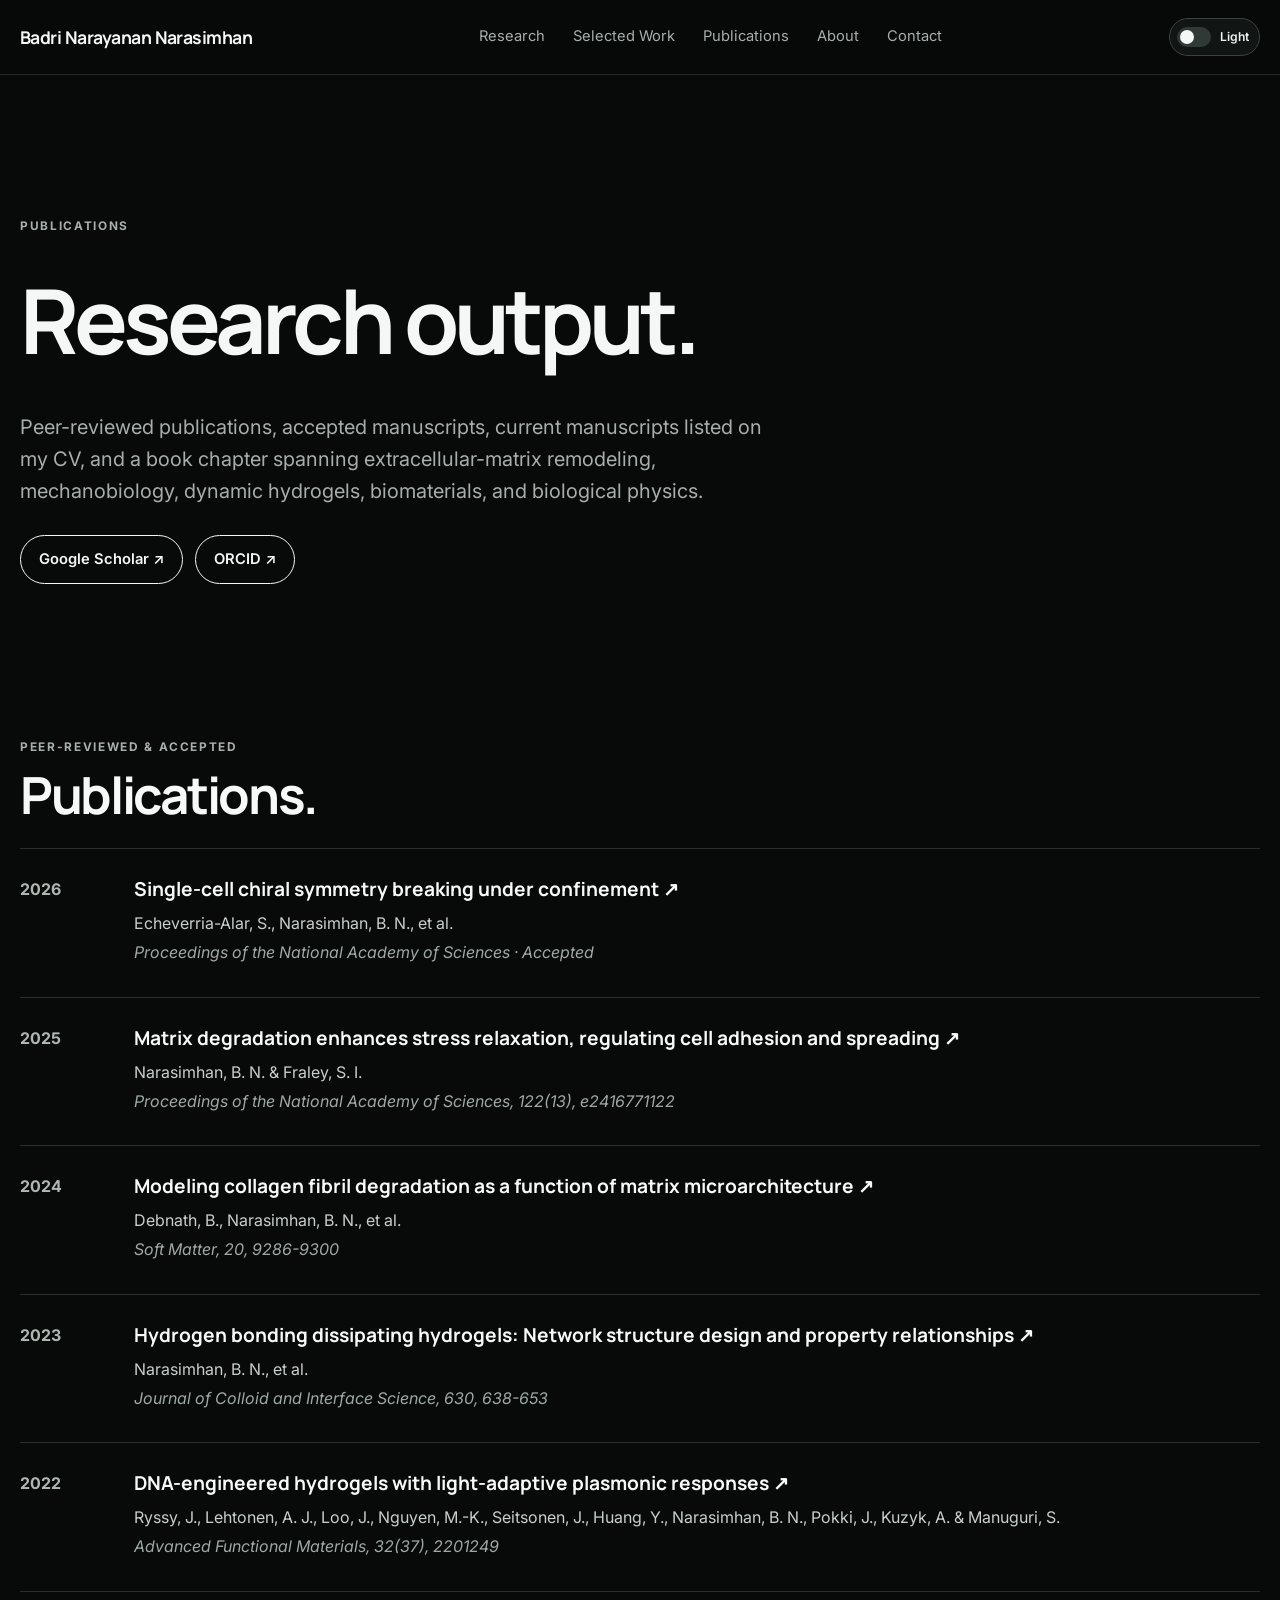
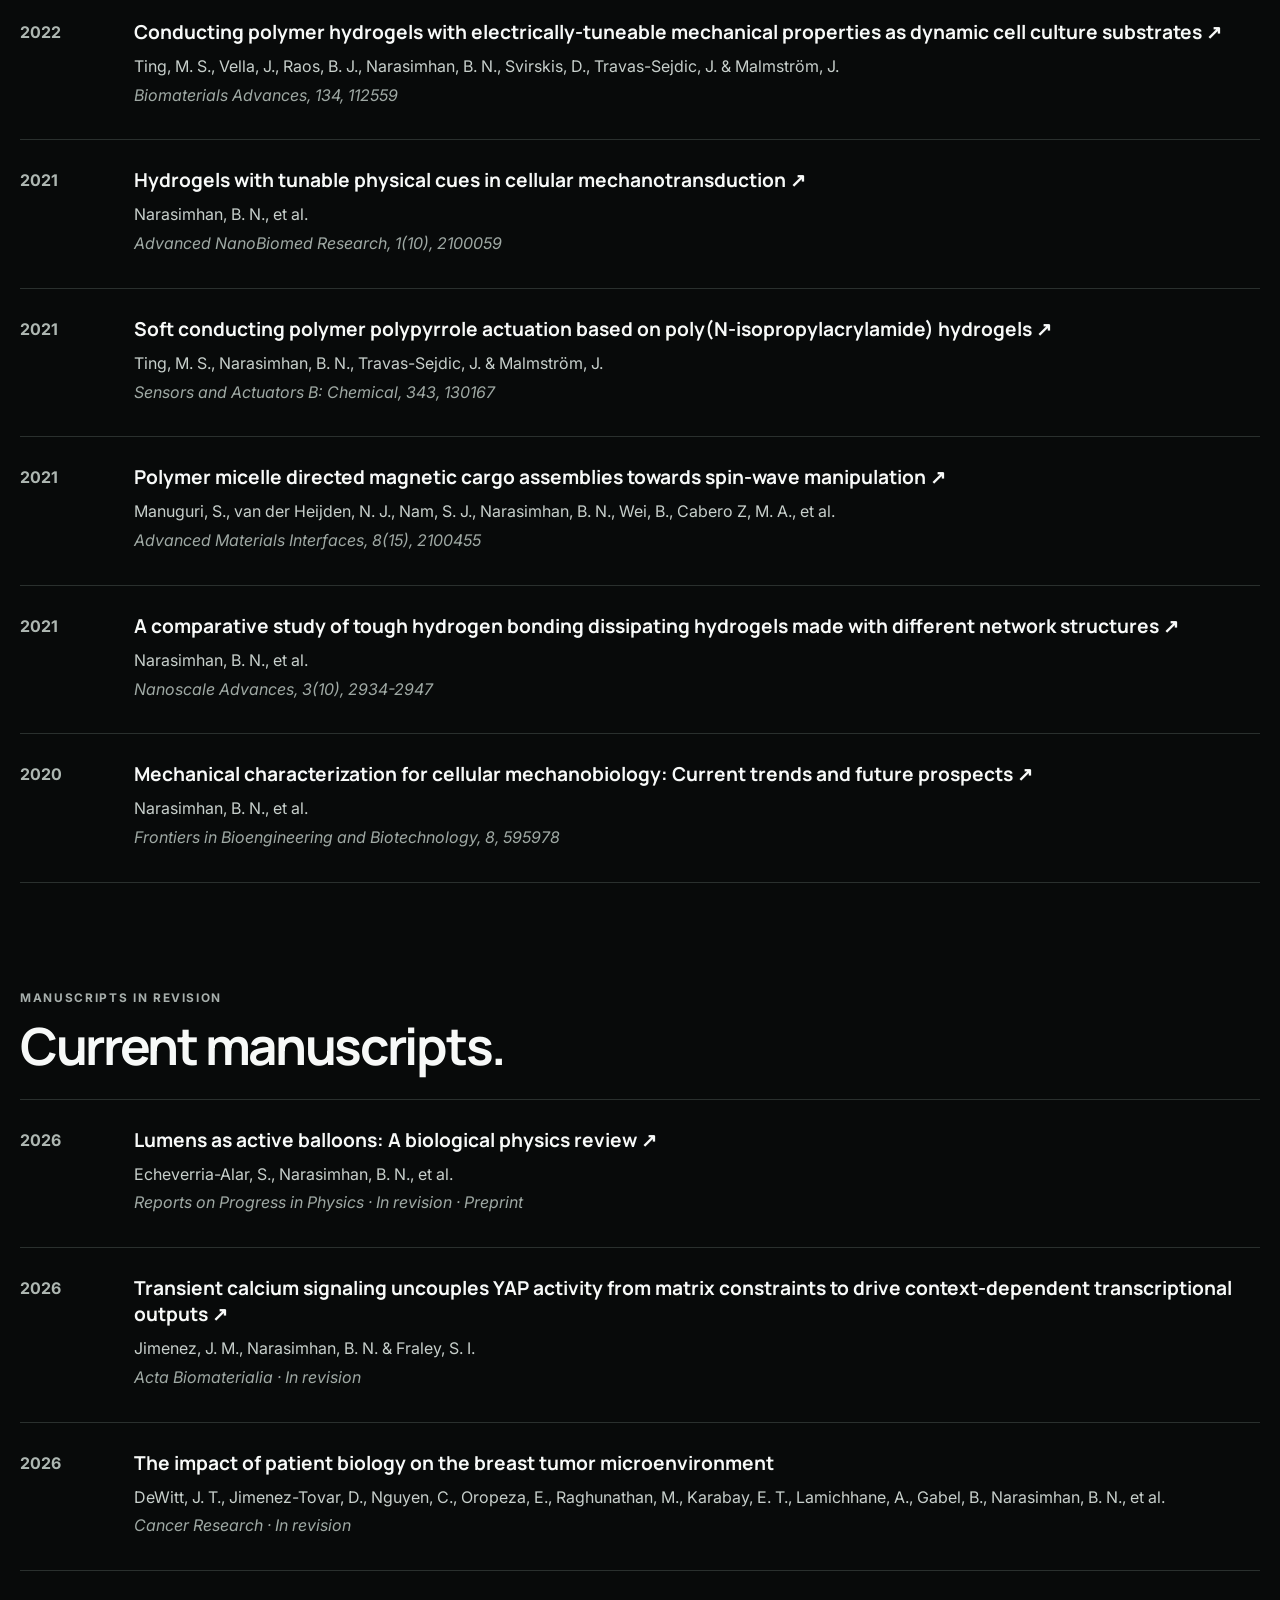
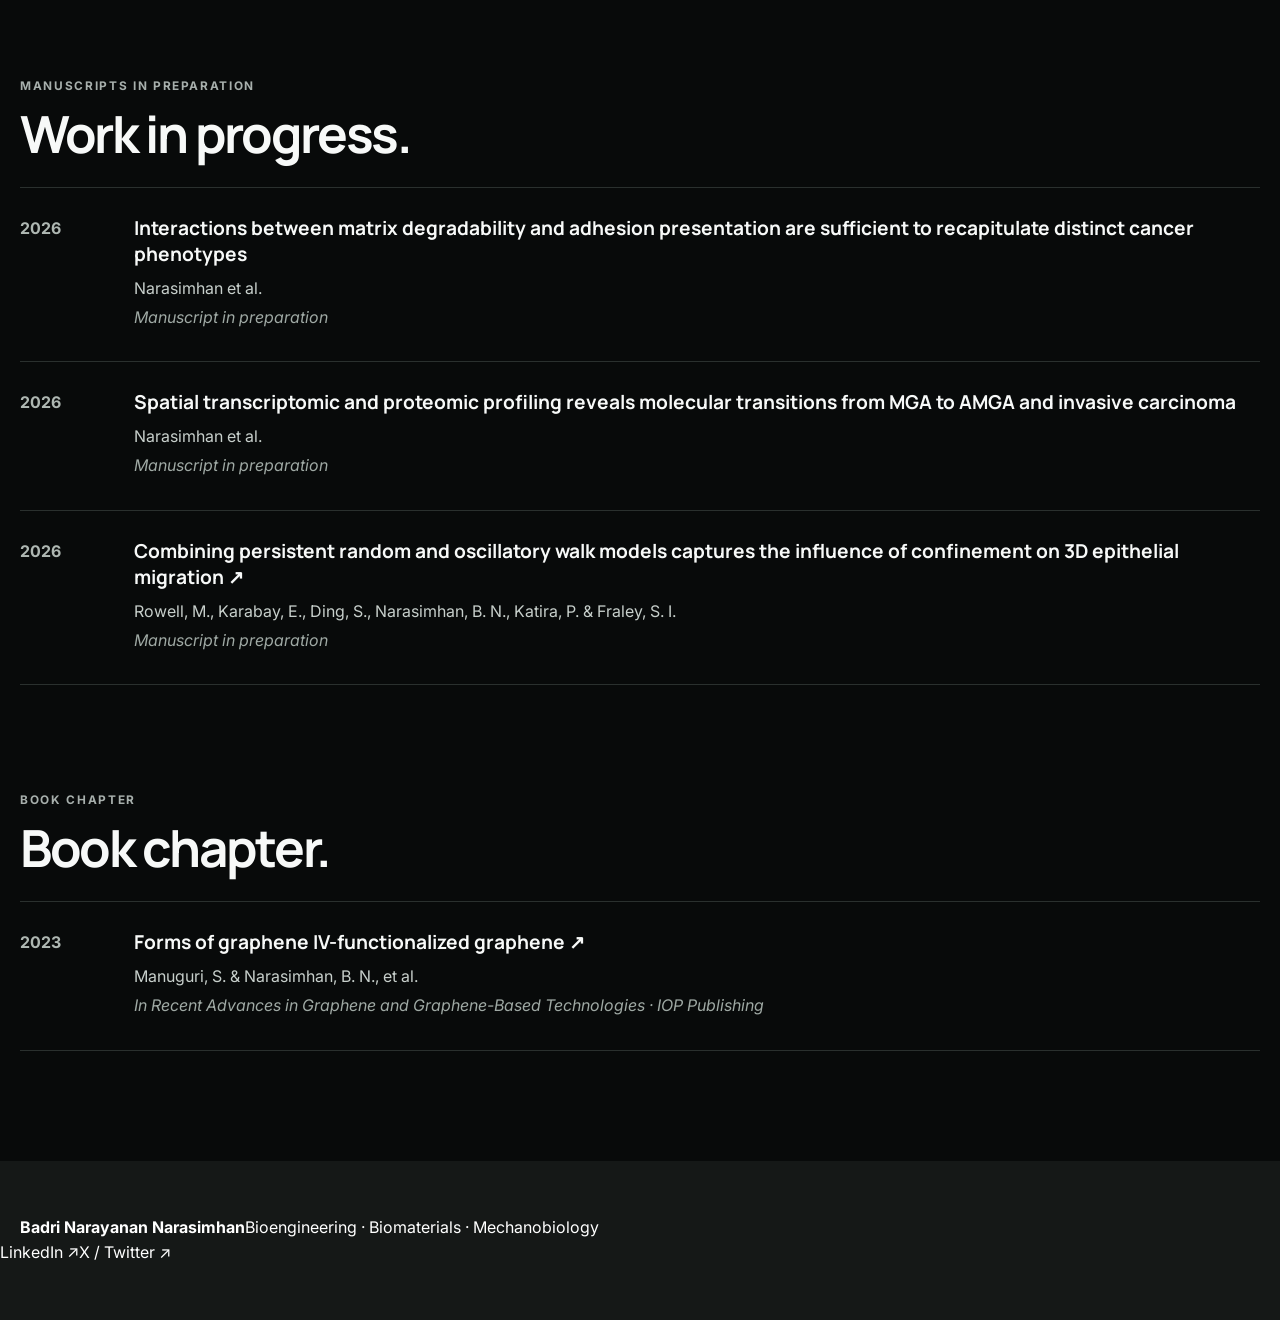
<file: publications.html>
<!DOCTYPE html>
<html lang="en">
<head>
  <meta charset="UTF-8">
  <meta name="viewport" content="width=device-width, initial-scale=1.0">
  <title>Publications | Badri Narayanan Narasimhan</title>
  <link rel="preconnect" href="https://fonts.googleapis.com">
  <link rel="preconnect" href="https://fonts.gstatic.com" crossorigin>
  <link href="https://fonts.googleapis.com/css2?family=Inter:wght@400;500;600&family=Manrope:wght@500;600;700&display=swap" rel="stylesheet">
  <link rel="stylesheet" href="style.css">
</head>
<body>
<header class="site-header">
  <div class="container nav-wrap">
    <a class="brand" href="index.html">Badri Narayanan Narasimhan</a>
    <nav class="nav">
      <a href="index.html#research">Research</a>
      <a href="index.html#work">Selected Work</a>
      <a href="publications.html">Publications</a>
      <a href="index.html#about">About</a>
      <a href="index.html#contact">Contact</a>
    </nav>
      <button class="theme-toggle" type="button" aria-label="Switch to light background" aria-pressed="false">
        <span class="theme-toggle-track" aria-hidden="true"><span class="theme-toggle-knob"></span></span>
        <span class="theme-toggle-label">Light</span>
      </button>
  </div>
</header>
<main>
<section class="page-hero container">
  <p class="eyebrow">PUBLICATIONS</p>
  <h1>Research output.</h1>
  <p>Peer-reviewed publications, accepted manuscripts, current manuscripts listed on my CV, and a book chapter spanning extracellular-matrix remodeling, mechanobiology, dynamic hydrogels, biomaterials, and biological physics.</p>
  <div class="about-actions">
    <a class="button button-primary" href="https://scholar.google.com/citations?user=KhqiC1IAAAAJ&amp;hl=en&amp;oi=ao" target="_blank" rel="noopener">Google Scholar ↗</a>
    <a class="button button-secondary" href="https://orcid.org/0000-0002-2936-0398" target="_blank" rel="noopener">ORCID ↗</a>
  </div>
</section>

<section class="section container publication-section">
  <div class="publication-group-heading">
    <p class="section-kicker">PEER-REVIEWED &amp; ACCEPTED</p>
    <h2>Publications.</h2>
  </div>
  <div class="full-pub-list">
    <article class="full-pub"><div class="full-pub-year">2026</div><div><h3><a href="https://www.biorxiv.org/content/10.64898/2025.12.23.696323v3.abstract" target="_blank" rel="noopener">Single-cell chiral symmetry breaking under confinement ↗</a></h3><p>Echeverria-Alar, S., Narasimhan, B. N., et al.</p><p class="journal">Proceedings of the National Academy of Sciences · Accepted</p></div></article>
    <article class="full-pub"><div class="full-pub-year">2025</div><div><h3><a href="https://www.pnas.org/doi/abs/10.1073/pnas.2416771122" target="_blank" rel="noopener">Matrix degradation enhances stress relaxation, regulating cell adhesion and spreading ↗</a></h3><p>Narasimhan, B. N. &amp; Fraley, S. I.</p><p class="journal">Proceedings of the National Academy of Sciences, 122(13), e2416771122</p></div></article>
    <article class="full-pub"><div class="full-pub-year">2024</div><div><h3><a href="https://pubs.rsc.org/sm/article-abstract/20/46/9286/872077/Modeling-collagen-fibril-degradation-as-a-function" target="_blank" rel="noopener">Modeling collagen fibril degradation as a function of matrix microarchitecture ↗</a></h3><p>Debnath, B., Narasimhan, B. N., et al.</p><p class="journal">Soft Matter, 20, 9286-9300</p></div></article>
    <article class="full-pub"><div class="full-pub-year">2023</div><div><h3><a href="https://www.sciencedirect.com/science/article/pii/S0021979722017830" target="_blank" rel="noopener">Hydrogen bonding dissipating hydrogels: Network structure design and property relationships ↗</a></h3><p>Narasimhan, B. N., et al.</p><p class="journal">Journal of Colloid and Interface Science, 630, 638-653</p></div></article>
    <article class="full-pub"><div class="full-pub-year">2022</div><div><h3><a href="https://advanced.onlinelibrary.wiley.com/doi/abs/10.1002/adfm.202201249" target="_blank" rel="noopener">DNA-engineered hydrogels with light-adaptive plasmonic responses ↗</a></h3><p>Ryssy, J., Lehtonen, A. J., Loo, J., Nguyen, M.-K., Seitsonen, J., Huang, Y., Narasimhan, B. N., Pokki, J., Kuzyk, A. &amp; Manuguri, S.</p><p class="journal">Advanced Functional Materials, 32(37), 2201249</p></div></article>
    <article class="full-pub"><div class="full-pub-year">2022</div><div><h3><a href="https://www.sciencedirect.com/science/article/pii/S0928493121006998" target="_blank" rel="noopener">Conducting polymer hydrogels with electrically-tuneable mechanical properties as dynamic cell culture substrates ↗</a></h3><p>Ting, M. S., Vella, J., Raos, B. J., Narasimhan, B. N., Svirskis, D., Travas-Sejdic, J. &amp; Malmström, J.</p><p class="journal">Biomaterials Advances, 134, 112559</p></div></article>
    <article class="full-pub"><div class="full-pub-year">2021</div><div><h3><a href="https://advanced.onlinelibrary.wiley.com/doi/full/10.1002/anbr.202100059" target="_blank" rel="noopener">Hydrogels with tunable physical cues in cellular mechanotransduction ↗</a></h3><p>Narasimhan, B. N., et al.</p><p class="journal">Advanced NanoBiomed Research, 1(10), 2100059</p></div></article>
    <article class="full-pub"><div class="full-pub-year">2021</div><div><h3><a href="https://www.sciencedirect.com/science/article/pii/S092540052100736X" target="_blank" rel="noopener">Soft conducting polymer polypyrrole actuation based on poly(N-isopropylacrylamide) hydrogels ↗</a></h3><p>Ting, M. S., Narasimhan, B. N., Travas-Sejdic, J. &amp; Malmström, J.</p><p class="journal">Sensors and Actuators B: Chemical, 343, 130167</p></div></article>
    <article class="full-pub"><div class="full-pub-year">2021</div><div><h3><a href="https://advanced.onlinelibrary.wiley.com/doi/abs/10.1002/admi.202100455" target="_blank" rel="noopener">Polymer micelle directed magnetic cargo assemblies towards spin-wave manipulation ↗</a></h3><p>Manuguri, S., van der Heijden, N. J., Nam, S. J., Narasimhan, B. N., Wei, B., Cabero Z, M. A., et al.</p><p class="journal">Advanced Materials Interfaces, 8(15), 2100455</p></div></article>
    <article class="full-pub"><div class="full-pub-year">2021</div><div><h3><a href="https://pubs.rsc.org/na/article/3/10/2934/732613/A-comparative-study-of-tough-hydrogen-bonding" target="_blank" rel="noopener">A comparative study of tough hydrogen bonding dissipating hydrogels made with different network structures ↗</a></h3><p>Narasimhan, B. N., et al.</p><p class="journal">Nanoscale Advances, 3(10), 2934-2947</p></div></article>
    <article class="full-pub"><div class="full-pub-year">2020</div><div><h3><a href="https://www.frontiersin.org/journals/bioengineering-and-biotechnology/articles/10.3389/fbioe.2020.595978/full" target="_blank" rel="noopener">Mechanical characterization for cellular mechanobiology: Current trends and future prospects ↗</a></h3><p>Narasimhan, B. N., et al.</p><p class="journal">Frontiers in Bioengineering and Biotechnology, 8, 595978</p></div></article>
  </div>
</section>

<section class="section container publication-section publication-secondary">
  <div class="publication-group-heading">
    <p class="section-kicker">MANUSCRIPTS IN REVISION</p>
    <h2>Current manuscripts.</h2>
  </div>
  <div class="full-pub-list">
    <article class="full-pub"><div class="full-pub-year">2026</div><div><h3><a href="https://arxiv.org/abs/2605.01649" target="_blank" rel="noopener">Lumens as active balloons: A biological physics review ↗</a></h3><p>Echeverria-Alar, S., Narasimhan, B. N., et al.</p><p class="journal">Reports on Progress in Physics · In revision · Preprint</p></div></article>
    <article class="full-pub"><div class="full-pub-year">2026</div><div><h3><a href="http://cell.com/biophysj/abstract/S0006-3495(24)02257-4" target="_blank" rel="noopener">Transient calcium signaling uncouples YAP activity from matrix constraints to drive context-dependent transcriptional outputs ↗</a></h3><p>Jimenez, J. M., Narasimhan, B. N. &amp; Fraley, S. I.</p><p class="journal">Acta Biomaterialia · In revision</p></div></article>
    <article class="full-pub"><div class="full-pub-year">2026</div><div><h3>The impact of patient biology on the breast tumor microenvironment</h3><p>DeWitt, J. T., Jimenez-Tovar, D., Nguyen, C., Oropeza, E., Raghunathan, M., Karabay, E. T., Lamichhane, A., Gabel, B., Narasimhan, B. N., et al.</p><p class="journal">Cancer Research · In revision</p></div></article>
  </div>
</section>

<section class="section container publication-section publication-secondary">
  <div class="publication-group-heading">
    <p class="section-kicker">MANUSCRIPTS IN PREPARATION</p>
    <h2>Work in progress.</h2>
  </div>
  <div class="full-pub-list">
    <article class="full-pub"><div class="full-pub-year">2026</div><div><h3>Interactions between matrix degradability and adhesion presentation are sufficient to recapitulate distinct cancer phenotypes</h3><p>Narasimhan et al.</p><p class="journal">Manuscript in preparation</p></div></article>
    <article class="full-pub"><div class="full-pub-year">2026</div><div><h3>Spatial transcriptomic and proteomic profiling reveals molecular transitions from MGA to AMGA and invasive carcinoma</h3><p>Narasimhan et al.</p><p class="journal">Manuscript in preparation</p></div></article>
    <article class="full-pub"><div class="full-pub-year">2026</div><div><h3><a href="https://www.cell.com/biophysj/fulltext/S0006-3495(24)02418-4" target="_blank" rel="noopener">Combining persistent random and oscillatory walk models captures the influence of confinement on 3D epithelial migration ↗</a></h3><p>Rowell, M., Karabay, E., Ding, S., Narasimhan, B. N., Katira, P. &amp; Fraley, S. I.</p><p class="journal">Manuscript in preparation</p></div></article>
  </div>
</section>

<section class="section container publication-section publication-secondary book-section">
  <div class="publication-group-heading">
    <p class="section-kicker">BOOK CHAPTER</p>
    <h2>Book chapter.</h2>
  </div>
  <div class="full-pub-list">
    <article class="full-pub"><div class="full-pub-year">2023</div><div><h3><a href="https://iopscience.iop.org/book/edit/978-0-7503-3999-5/chapter/bk978-0-7503-3999-5ch6" target="_blank" rel="noopener">Forms of graphene IV-functionalized graphene ↗</a></h3><p>Manuguri, S. &amp; Narasimhan, B. N., et al.</p><p class="journal">In Recent Advances in Graphene and Graphene-Based Technologies · IOP Publishing</p></div></article>
  </div>
</section>
</main>
<footer class="site-footer"><div class="container"><strong>Badri Narayanan Narasimhan</strong><span>Bioengineering · Biomaterials · Mechanobiology</span></div><div class="social-links"><a href="https://www.linkedin.com/in/badri-narayanan-narasimhan-9518b510/" target="_blank" rel="noopener noreferrer">LinkedIn ↗</a><a href="https://x.com/badz_nithin" target="_blank" rel="noopener noreferrer">X / Twitter ↗</a></div></footer>

  <script>
    (function () {
      const button = document.querySelector('.theme-toggle');
      if (!button) return;

      function applyTheme(light) {
        document.body.classList.toggle('light-theme', light);
        button.setAttribute('aria-pressed', light ? 'true' : 'false');
        button.setAttribute('aria-label', light ? 'Switch to dark background' : 'Switch to light background');
        const label = button.querySelector('.theme-toggle-label');
        if (label) label.textContent = light ? 'Dark' : 'Light';
      }

      let light = false;
      try {
        light = localStorage.getItem('badri-site-theme-v19') === 'light';
      } catch (e) {}
      applyTheme(light);

      button.addEventListener('click', function () {
        const nextLight = !document.body.classList.contains('light-theme');
        applyTheme(nextLight);
        try {
          localStorage.setItem('badri-site-theme-v19', nextLight ? 'light' : 'dark');
        } catch (e) {}
      });
    })();
  </script>
</body></html>
</file>
<file: style.css>
:root {
  --bg: #f7f8f7;
  --surface: #ffffff;
  --ink: #161918;
  --muted: #626967;
  --line: #dfe4e1;

  --green: #29b875;
  --blue: #2787c8;
  --magenta: #a52167;
  --graphite: #6f7174;

  --max: 1180px;
}

* {
  box-sizing: border-box;
}

html {
  scroll-behavior: smooth;
}

body {
  margin: 0;
  background: var(--bg);
  color: var(--ink);
  font-family: "Inter", sans-serif;
  line-height: 1.6;
}

a {
  color: inherit;
  text-decoration: none;
}

.container {
  width: min(calc(100% - 40px), var(--max));
  margin: 0 auto;
}

.site-header {
  position: sticky;
  top: 0;
  z-index: 100;
  background: rgba(247, 248, 247, 0.92);
  backdrop-filter: blur(14px);
  border-bottom: 1px solid rgba(223, 228, 225, 0.8);
}

.nav-wrap {
  min-height: 74px;
  display: flex;
  align-items: center;
  justify-content: space-between;
  gap: 30px;
}

.brand {
  font-family: "Manrope", sans-serif;
  font-weight: 700;
  letter-spacing: -0.03em;
  font-size: 1.1rem;
}

.nav {
  display: flex;
  gap: 28px;
  font-size: 0.92rem;
}

.nav a {
  color: var(--muted);
}

.nav a:hover {
  color: var(--ink);
}

.hero {
  min-height: 720px;
  display: grid;
  grid-template-columns: 1.08fr 0.92fr;
  align-items: center;
  gap: 70px;
  padding-top: 80px;
  padding-bottom: 80px;
}

.eyebrow,
.section-kicker,
.work-category {
  font-size: 0.74rem;
  font-weight: 700;
  letter-spacing: 0.14em;
  text-transform: uppercase;
  color: var(--muted);
}

.hero h1 {
  margin: 14px 0 26px;
  max-width: 780px;
  font-family: "Manrope", sans-serif;
  font-size: clamp(3.5rem, 7vw, 6.6rem);
  line-height: 0.98;
  letter-spacing: -0.055em;
}

.hero-text {
  max-width: 680px;
  color: var(--muted);
  font-size: 1.14rem;
}

.hero-actions {
  display: flex;
  gap: 14px;
  margin-top: 34px;
}

.button {
  display: inline-flex;
  align-items: center;
  justify-content: center;
  padding: 12px 18px;
  border-radius: 999px;
  font-weight: 600;
  font-size: 0.92rem;
  border: 1px solid var(--ink);
}

.button.primary {
  background: var(--ink);
  color: white;
}

.button.secondary {
  background: transparent;
}

.hero-visual {
  position: relative;
  height: 500px;
  border-radius: 28px;
  overflow: hidden;
  background:
    radial-gradient(circle at 22% 24%, rgba(41,184,117,0.12), transparent 24%),
    radial-gradient(circle at 76% 30%, rgba(39,135,200,0.14), transparent 25%),
    radial-gradient(circle at 68% 78%, rgba(165,33,103,0.12), transparent 26%),
    #eef2f0;
}

.matrix {
  position: absolute;
  width: 360px;
  height: 160px;
  border: 2px solid rgba(22,25,24,0.15);
  border-radius: 50%;
  transform: rotate(-18deg);
}

.matrix::before,
.matrix::after {
  content: "";
  position: absolute;
  inset: 20px;
  border: 2px solid rgba(22,25,24,0.10);
  border-radius: 50%;
}

.matrix::after {
  inset: 42px;
}

.matrix-a {
  left: -60px;
  top: 90px;
}

.matrix-b {
  right: -90px;
  bottom: 90px;
  transform: rotate(24deg);
}

.cell {
  position: absolute;
  border-radius: 50%;
  box-shadow: 0 8px 35px rgba(22,25,24,0.08);
}

.cell-1 {
  width: 105px;
  height: 105px;
  left: 44%;
  top: 34%;
  background: rgba(41,184,117,0.75);
}

.cell-2 {
  width: 72px;
  height: 72px;
  left: 63%;
  top: 50%;
  background: rgba(39,135,200,0.72);
}

.cell-3 {
  width: 50px;
  height: 50px;
  left: 36%;
  top: 58%;
  background: rgba(165,33,103,0.72);
}

.signal-line {
  position: absolute;
  height: 1px;
  background: rgba(22,25,24,0.35);
  transform-origin: left center;
}

.line-1 {
  width: 165px;
  left: 28%;
  top: 54%;
  transform: rotate(-17deg);
}

.line-2 {
  width: 120px;
  left: 52%;
  top: 64%;
  transform: rotate(21deg);
}

.visual-label {
  position: absolute;
  font-size: 0.74rem;
  color: var(--muted);
  background: rgba(255,255,255,0.65);
  border: 1px solid rgba(255,255,255,0.9);
  padding: 6px 10px;
  border-radius: 999px;
  backdrop-filter: blur(6px);
}

.label-a { left: 9%; top: 15%; }
.label-b { right: 10%; top: 27%; }
.label-c { right: 9%; bottom: 14%; }

.vision {
  padding: 100px 0;
  background: var(--surface);
  border-top: 1px solid var(--line);
  border-bottom: 1px solid var(--line);
}

.split {
  display: grid;
  grid-template-columns: 0.85fr 1.15fr;
  gap: 90px;
}

h2 {
  margin: 8px 0 20px;
  font-family: "Manrope", sans-serif;
  font-size: clamp(2rem, 4vw, 3.35rem);
  line-height: 1.1;
  letter-spacing: -0.045em;
}

.vision-copy {
  font-size: 1.08rem;
  color: var(--muted);
}

.section {
  padding-top: 120px;
  padding-bottom: 120px;
}

.section-heading {
  max-width: 760px;
  margin-bottom: 52px;
}

.section-heading > p:last-child {
  color: var(--muted);
}

.theme-grid {
  display: grid;
  grid-template-columns: repeat(2, 1fr);
  gap: 18px;
}

.theme-card {
  position: relative;
  min-height: 320px;
  padding: 34px;
  background: var(--surface);
  border: 1px solid var(--line);
  border-radius: 22px;
  overflow: hidden;
}

.theme-card::before {
  content: "";
  position: absolute;
  inset: 0 auto 0 0;
  width: 6px;
  background: var(--accent);
}

.theme-green { --accent: var(--green); }
.theme-blue { --accent: var(--blue); }
.theme-magenta { --accent: var(--magenta); }
.theme-graphite { --accent: var(--graphite); }

.theme-number {
  color: var(--accent);
  font-size: 0.8rem;
  font-weight: 700;
  letter-spacing: 0.1em;
}

.theme-card h3 {
  max-width: 420px;
  margin: 65px 0 14px;
  font-family: "Manrope", sans-serif;
  font-size: 1.7rem;
  letter-spacing: -0.03em;
}

.theme-card p {
  max-width: 520px;
  color: var(--muted);
}

.theme-tag {
  position: absolute;
  bottom: 28px;
  font-size: 0.82rem;
  color: var(--accent);
  font-weight: 600;
}

.concept-band {
  padding: 100px 0;
  background: #151817;
  color: white;
}

.concept-band .section-kicker {
  color: #a7afab;
}

.concept-flow {
  margin-top: 48px;
  display: grid;
  grid-template-columns: 1fr auto 1fr auto 1fr auto 1fr;
  gap: 22px;
  align-items: center;
}

.concept-step {
  padding: 24px;
  border: 1px solid rgba(255,255,255,0.15);
  border-radius: 18px;
  min-height: 150px;
}

.concept-step span {
  display: block;
  color: #9ea7a3;
  font-size: 0.75rem;
  margin-bottom: 24px;
}

.concept-step strong {
  display: block;
  font-family: "Manrope", sans-serif;
  font-size: 1.15rem;
}

.concept-step small {
  display: block;
  margin-top: 8px;
  color: #aeb6b2;
}

.flow-arrow {
  color: #7d8782;
  font-size: 1.4rem;
}

.work-grid {
  display: grid;
  grid-template-columns: repeat(3, 1fr);
  gap: 24px;
}

.work-card {
  background: var(--surface);
  border: 1px solid var(--line);
  border-radius: 20px;
  overflow: hidden;
}

.work-image {
  height: 250px;
  background: #e9eeeb;
  display: flex;
  align-items: center;
  justify-content: center;
  color: #7d8581;
  font-size: 0.84rem;
}

.work-card > p,
.work-card > h3 {
  margin-left: 24px;
  margin-right: 24px;
}

.work-card .work-category {
  margin-top: 24px;
}

.work-card h3 {
  font-family: "Manrope", sans-serif;
  font-size: 1.25rem;
  letter-spacing: -0.025em;
  line-height: 1.25;
}

.work-card > p:last-child {
  color: var(--muted);
  padding-bottom: 22px;
}

.publications {
  padding: 110px 0;
  background: var(--surface);
  border-top: 1px solid var(--line);
  border-bottom: 1px solid var(--line);
}

.muted {
  color: var(--muted);
}

.publication-list article {
  display: grid;
  grid-template-columns: 74px 1fr;
  gap: 18px;
  padding: 22px 0;
  border-bottom: 1px solid var(--line);
}

.pub-year {
  font-weight: 700;
  color: var(--muted);
}

.publication-list h3 {
  margin: 0 0 6px;
  font-size: 1rem;
}

.publication-list p {
  margin: 0;
  color: var(--muted);
  font-size: 0.92rem;
}

.about-grid {
  display: grid;
  grid-template-columns: 0.72fr 1.28fr;
  gap: 80px;
  align-items: center;
}

.about-photo {
  min-height: 440px;
}

.photo-placeholder {
  min-height: 440px;
  border-radius: 24px;
  background: #e7ece9;
  display: flex;
  align-items: center;
  justify-content: center;
  color: #7b8480;
}

.about-lead {
  font-size: 1.15rem;
}

.about-grid p {
  color: var(--muted);
}

.about-links {
  display: flex;
  flex-wrap: wrap;
  gap: 10px;
  margin-top: 28px;
}

.about-links a {
  padding: 9px 13px;
  border: 1px solid var(--line);
  border-radius: 999px;
  font-size: 0.86rem;
  background: var(--surface);
}

footer {
  padding: 54px 0;
  background: #151817;
  color: white;
}

.footer-wrap {
  display: flex;
  align-items: center;
  justify-content: space-between;
  gap: 30px;
}

footer p {
  margin: 6px 0 0;
  color: #9ba4a0;
}

.footer-right {
  display: flex;
  gap: 22px;
}

.footer-right a {
  color: #d7dcda;
}

@media (max-width: 900px) {
  .nav {
    display: none;
  }

  .hero {
    grid-template-columns: 1fr;
    min-height: auto;
    gap: 50px;
  }

  .hero-visual {
    height: 390px;
  }

  .split,
  .about-grid {
    grid-template-columns: 1fr;
    gap: 38px;
  }

  .theme-grid,
  .work-grid {
    grid-template-columns: 1fr;
  }

  .concept-flow {
    grid-template-columns: 1fr;
  }

  .flow-arrow {
    transform: rotate(90deg);
    justify-self: center;
  }
}

@media (max-width: 600px) {
  .container {
    width: min(calc(100% - 28px), var(--max));
  }

  .hero {
    padding-top: 54px;
    padding-bottom: 54px;
  }

  .hero h1 {
    font-size: 3.45rem;
  }

  .section,
  .vision,
  .publications,
  .concept-band {
    padding-top: 76px;
    padding-bottom: 76px;
  }

  .theme-card {
    min-height: 300px;
    padding: 28px;
  }

  .footer-wrap {
    align-items: flex-start;
    flex-direction: column;
  }
}


/* V2 refinements */
.hero h1 {
  font-size: clamp(3.0rem, 5.2vw, 5.25rem);
  line-height: 1.00;
  max-width: 760px;
}

.hero-subline {
  max-width: 700px;
  margin: -4px 0 22px;
  font-family: "Manrope", sans-serif;
  font-size: clamp(1.35rem, 2vw, 2rem);
  line-height: 1.22;
  letter-spacing: -0.03em;
  color: #343a37;
}

.theme-card {
  min-height: 260px;
  padding: 30px 34px;
}

.theme-card h3 {
  margin: 34px 0 12px;
}

.theme-tag {
  bottom: 24px;
}

.theme-glyph {
  position: absolute;
  top: 26px;
  right: 30px;
  width: 112px;
  height: 64px;
  opacity: .16;
  color: var(--accent);
}

.theme-glyph i {
  position: absolute;
  display: block;
  border: 2px solid currentColor;
}

/* immune: matrix line + two interacting cells */
.glyph-immune:before,
.glyph-immune:after {
  content: "";
  position: absolute;
  left: 0;
  width: 68px;
  height: 22px;
  border: 2px solid currentColor;
  border-radius: 50%;
  transform: rotate(-12deg);
}
.glyph-immune:before { top: 10px; }
.glyph-immune:after { top: 27px; }
.glyph-immune i:nth-child(1),
.glyph-immune i:nth-child(2) {
  border-radius: 50%;
  background: currentColor;
}
.glyph-immune i:nth-child(1) { width: 23px; height: 23px; right: 20px; top: 12px; }
.glyph-immune i:nth-child(2) { width: 16px; height: 16px; right: 0; top: 30px; }
.glyph-immune i:nth-child(3) { width: 22px; border-width: 1px 0 0; right: 11px; top: 31px; transform: rotate(16deg); }

/* organization: dispersed to clustered */
.glyph-org i {
  border-radius: 50%;
  background: currentColor;
}
.glyph-org i:nth-child(1) { width: 14px; height: 14px; left: 2px; top: 28px; }
.glyph-org i:nth-child(2) { width: 17px; height: 17px; left: 33px; top: 16px; }
.glyph-org i:nth-child(3) { width: 22px; height: 22px; right: 24px; top: 20px; }
.glyph-org i:nth-child(4) { width: 22px; height: 22px; right: 5px; top: 32px; }

/* material: changing network */
.glyph-material i {
  width: 78px;
  height: 24px;
  left: 14px;
  border-radius: 50%;
  transform: rotate(-10deg);
}
.glyph-material i:nth-child(1) { top: 7px; }
.glyph-material i:nth-child(2) { top: 20px; transform: rotate(8deg); }
.glyph-material i:nth-child(3) { top: 34px; transform: rotate(-4deg); }

/* state: three-state trajectory */
.glyph-state:before {
  content: "";
  position: absolute;
  left: 13px;
  right: 13px;
  top: 31px;
  border-top: 2px solid currentColor;
}
.glyph-state i {
  width: 20px;
  height: 20px;
  border-radius: 5px;
  background: currentColor;
  top: 21px;
}
.glyph-state i:nth-child(1) { left: 3px; opacity: .65; }
.glyph-state i:nth-child(2) { left: 46px; opacity: .8; transform: rotate(45deg); }
.glyph-state i:nth-child(3) { right: 3px; }

@media (max-width: 600px) {
  .hero h1 { font-size: 3rem; }
  .hero-subline { font-size: 1.35rem; }
  .theme-glyph { width: 90px; right: 20px; }
}


/* V3: selected research portfolio */
.selected-work { padding-top: 105px; }
.feature-project {
  display: grid; grid-template-columns: 1.45fr .75fr; gap: 46px; align-items: center;
  margin-top: 46px; padding: 26px; background: var(--surface); border: 1px solid var(--line);
  border-radius: 26px;
}
.project-image { background:#f1f3f2; border-radius:18px; overflow:hidden; }
.project-image img, .collab-image img { display:block; width:100%; height:100%; object-fit:contain; }
.project-image-large { height: 390px; }
.project-copy h3, .project-card h3 { font-family:"Manrope",sans-serif; letter-spacing:-.035em; }
.project-copy h3 { font-size:2rem; margin:8px 0 14px; }
.project-meta { font-size:.72rem; font-weight:700; letter-spacing:.13em; color:var(--muted); }
.text-link { display:inline-block; margin-top:14px; color:var(--ink); font-weight:600; text-decoration:none; border-bottom:1px solid #aeb5b1; }
.project-grid { display:grid; grid-template-columns:1fr 1fr; gap:20px; margin-top:20px; }
.project-card { background:var(--surface); border:1px solid var(--line); border-radius:24px; overflow:hidden; }
.project-card .project-image { height:290px; border-radius:0; border-bottom:1px solid var(--line); }
.project-card-copy { padding:28px 30px 30px; }
.project-card h3 { font-size:1.55rem; margin:8px 0 12px; }
.collab-project {
  display:grid; grid-template-columns:.9fr 1.1fr; gap:42px; align-items:center;
  margin-top:20px; padding:26px; border:1px solid var(--line); border-radius:24px; background:#fbfcfb;
}
.collab-image { height:330px; overflow:hidden; border-radius:16px; background:white; }

.publications-band { background:#eef1ef; }
.pub-list { border-top:1px solid #cfd5d1; }
.pub-row {
  display:grid; grid-template-columns:80px 1fr 30px; gap:20px; padding:24px 4px;
  border-bottom:1px solid #cfd5d1; text-decoration:none; color:var(--ink); align-items:start;
}
.pub-row:hover strong { text-decoration:underline; }
.pub-row strong { font-family:"Manrope",sans-serif; font-size:1.05rem; }
.pub-row span:nth-child(2) { line-height:1.55; color:#505754; }
.pub-row strong { color:var(--ink); }
.pub-year { font-weight:700; }
.pub-arrow { font-size:1.2rem; }
.pub-button { margin-top:28px; }

.about-section { display:grid; grid-template-columns:.38fr 1fr; gap:70px; }
.about-copy h2 { font-size:clamp(2.2rem,4vw,3.6rem); margin-top:0; }
.about-lead { font-size:1.3rem; color:var(--ink); }
.about-actions { display:flex; gap:12px; flex-wrap:wrap; margin-top:28px; }
.portrait-placeholder {
  aspect-ratio:4/5; max-width:220px; display:grid; place-items:center; border:1px dashed #b8bfbb;
  border-radius:20px; color:#8a918e; background:#f1f3f2;
}

.page-hero { padding-top:130px; padding-bottom:70px; }
.page-hero h1 { font-family:"Manrope",sans-serif; font-size:clamp(3.4rem,7vw,6rem); letter-spacing:-.055em; margin:10px 0 18px; }
.page-hero > p:not(.eyebrow) { max-width:760px; font-size:1.25rem; line-height:1.6; color:var(--muted); }
.full-pub-list { border-top:1px solid var(--line); }
.full-pub { display:grid; grid-template-columns:90px 1fr; gap:24px; padding:28px 0; border-bottom:1px solid var(--line); }
.full-pub-year { font-weight:700; }
.full-pub h3 { margin:0 0 8px; font-family:"Manrope",sans-serif; font-size:1.2rem; }
.full-pub h3 a { color:inherit; text-decoration:none; }
.full-pub h3 a:hover { text-decoration:underline; }
.full-pub p { margin:4px 0; color:var(--muted); }
.full-pub .journal { font-style:italic; color:var(--ink); }

@media (max-width: 850px) {
  .feature-project, .collab-project, .about-section { grid-template-columns:1fr; }
  .project-grid { grid-template-columns:1fr; }
  .project-image-large, .collab-image { height:auto; min-height:240px; }
}
@media (max-width: 600px) {
  .pub-row { grid-template-columns:55px 1fr 20px; gap:10px; }
  .full-pub { grid-template-columns:55px 1fr; }
}


/* V4: state spaces, emerging directions, expertise */
.state-space-band { padding: 105px 0; }
.state-space-intro {
  display:grid; grid-template-columns: .95fr 1.05fr; gap:70px; align-items:start;
  margin:18px 0 42px;
}
.state-space-intro h2 {
  font-family:"Manrope",sans-serif; font-size:clamp(2.3rem,4vw,4rem);
  line-height:1.05; letter-spacing:-.045em; margin:0;
}
.state-space-intro p { margin:4px 0 0; font-size:1.12rem; line-height:1.7; color:var(--muted); }
.coupling-example {
  display:flex; align-items:center; justify-content:center; gap:18px; flex-wrap:wrap;
  padding:17px 22px; margin-bottom:24px; border:1px solid #cfd5d1; border-radius:999px;
  background:rgba(255,255,255,.62); font-weight:600;
}
.coupling-example b { color:var(--green); font-size:1.2rem; }
.state-space-flow { display:grid; grid-template-columns:1fr auto 1fr auto 1fr; gap:16px; align-items:stretch; }
.state-box {
  padding:28px; min-height:180px; border-radius:22px; background:white; border:1px solid var(--line);
  display:flex; flex-direction:column;
}
.state-box:nth-child(1) { border-top:5px solid var(--green); }
.state-box:nth-child(3) { border-top:5px solid var(--blue); }
.state-box:nth-child(5) { border-top:5px solid var(--magenta); }
.state-index { font-size:.72rem; letter-spacing:.14em; color:var(--muted); font-weight:700; }
.state-box strong { font-family:"Manrope",sans-serif; font-size:1.35rem; margin:32px 0 10px; }
.state-box small { line-height:1.55; color:var(--muted); }

.emerging-section { background:#f0f3f1; }
.direction-grid { display:grid; grid-template-columns:repeat(2,1fr); gap:18px; margin-top:42px; }
.direction-card {
  padding:32px; min-height:255px; background:white; border:1px solid var(--line); border-radius:22px;
}
.direction-card > span { font-size:.72rem; letter-spacing:.14em; font-weight:700; color:var(--green); }
.direction-card h3 {
  font-family:"Manrope",sans-serif; font-size:1.55rem; letter-spacing:-.03em; margin:42px 0 12px;
}
.direction-card p { color:var(--muted); line-height:1.65; margin:0; }
.research-loop {
  display:flex; justify-content:center; align-items:center; gap:20px; flex-wrap:wrap;
  margin-top:28px; padding:24px; border-top:1px solid #ccd3cf; border-bottom:1px solid #ccd3cf;
  font-family:"Manrope",sans-serif; letter-spacing:.08em;
}
.research-loop i { font-style:normal; color:var(--green); }

.expertise-grid { display:grid; grid-template-columns:repeat(2,1fr); gap:18px; margin-top:40px; }
.expertise-grid article { padding:28px 30px; border:1px solid var(--line); border-radius:20px; background:var(--surface); }
.expertise-grid h3 { font-family:"Manrope",sans-serif; margin:0 0 12px; font-size:1.25rem; letter-spacing:-.025em; }
.expertise-grid p { color:var(--muted); line-height:1.65; margin:0; }
.expertise-grid small { display:block; margin-top:12px; color:#747b78; line-height:1.5; }

@media (max-width: 900px) {
  .state-space-intro { grid-template-columns:1fr; gap:24px; }
  .state-space-flow { grid-template-columns:1fr; }
  .state-space-flow .flow-arrow { transform:rotate(90deg); justify-self:center; }
  .direction-grid, .expertise-grid { grid-template-columns:1fr; }
}

/* V5 visual redesign */
.state-space-band { padding:110px 0; background:#f4f6f5; }
.state-title-row { display:grid; grid-template-columns:1.05fr .95fr; gap:80px; margin:18px 0 64px; }
.state-title-row h2 { margin:0; font-family:"Manrope",sans-serif; font-size:clamp(2.6rem,4.6vw,4.8rem); line-height:1.02; letter-spacing:-.055em; }
.state-title-row p { margin:8px 0 0; color:var(--muted); font-size:1.08rem; line-height:1.75; max-width:620px; }
.state-map { display:grid; grid-template-columns:1.15fr 110px 1fr 110px 1.1fr; align-items:start; }
.state-node { min-height:340px; padding:28px 8px 24px 0; border-top:3px solid; }
.state-ecm { border-color:var(--green); }
.state-cell { border-color:var(--blue); }
.state-multi { border-color:var(--magenta); }
.state-node > span { font-size:.68rem; font-weight:700; letter-spacing:.14em; color:#747b78; }
.state-node h3 { margin:34px 0 25px; font-family:"Manrope",sans-serif; font-size:1.7rem; letter-spacing:-.035em; }
.state-node > p { margin:0; color:var(--muted); font-size:1.02rem; line-height:1.85; }
.state-connector { align-self:center; display:flex; flex-direction:column; align-items:center; gap:6px; color:#858c89; }
.state-connector span { font-size:.65rem; letter-spacing:.12em; text-transform:uppercase; }
.state-connector b { font-size:1.8rem; font-weight:400; }
.relation-note { margin-top:28px; padding:16px 0 0; border-top:1px solid #cfd5d1; }
.relation-note small { display:block; margin-bottom:9px; color:#7a817e; font-size:.64rem; letter-spacing:.12em; }
.relation-note strong { font-size:.9rem; }
.relation-note i { font-style:normal; color:var(--green); padding:0 5px; }
.state-question { margin:26px 0 0; padding:22px 0; border-top:1px solid #cbd1ce; border-bottom:1px solid #cbd1ce; font-size:1.06rem; }
.state-question strong { color:var(--green); margin-right:8px; }

.expertise-lines { margin-top:42px; border-top:1px solid var(--line); }
.expertise-lines article { display:grid; grid-template-columns:55px 310px 1fr; gap:24px; align-items:center; padding:23px 0; border-bottom:1px solid var(--line); }
.expertise-lines article > span { font-size:.7rem; letter-spacing:.12em; color:#858c89; font-weight:700; }
.expertise-lines h3 { margin:0; font-family:"Manrope",sans-serif; font-size:1.15rem; }
.expertise-lines p { margin:0; color:var(--muted); line-height:1.55; }

.collaboration-band { padding:105px 0; background:#151918; color:white; }
.collaboration-layout { display:grid; grid-template-columns:.8fr 1.2fr; gap:90px; }
.collaboration-layout h2 { margin:14px 0 0; font-family:"Manrope",sans-serif; font-size:clamp(2.4rem,4vw,4rem); line-height:1.06; letter-spacing:-.045em; }
.collab-lead { margin:5px 0 30px; color:#b9bfbc; font-size:1.1rem; line-height:1.75; }
.discipline-chain { display:flex; gap:10px; align-items:center; flex-wrap:wrap; padding:22px 0; border-top:1px solid #39403d; border-bottom:1px solid #39403d; }
.discipline-chain span { font-size:.82rem; font-weight:600; }
.discipline-chain i { font-style:normal; color:var(--green); }
.collab-highlight { margin-top:30px; padding-left:18px; border-left:3px solid var(--green); }
.collab-highlight strong { font-family:"Manrope",sans-serif; }
.collab-highlight p { color:#aeb5b1; line-height:1.65; margin:8px 0 0; }
.collab-meta { margin:18px 0 0; font-size:.72rem; color:#7c8480; letter-spacing:.03em; }

.compact-heading { max-width:760px; }
.service-list { margin-top:38px; border-top:1px solid var(--line); }
.service-list > div { display:grid; grid-template-columns:280px 1fr; gap:30px; padding:22px 0; border-bottom:1px solid var(--line); }
.service-list strong { font-family:"Manrope",sans-serif; }
.service-list span { color:var(--muted); }

@media(max-width:900px){
 .state-title-row,.collaboration-layout{grid-template-columns:1fr;gap:26px}
 .state-map{grid-template-columns:1fr}
 .state-connector{min-height:55px;justify-content:center}
 .state-connector span{display:none}.state-connector b{transform:rotate(90deg)}
 .state-node{min-height:auto;padding-bottom:30px}
 .expertise-lines article{grid-template-columns:40px 1fr}.expertise-lines p{grid-column:2}
}
@media(max-width:600px){
 .service-list>div{grid-template-columns:1fr;gap:7px}
}


/* ===== Version 5.1: state-space redesign ===== */
.state-space-v51 {
  padding: 112px 0 98px;
  background: #141817;
  color: #f7f8f7;
}

.state-space-v51 .section-kicker {
  color: #65d5a0;
}

.state-space-v51 .state-title-row {
  display: grid;
  grid-template-columns: 1.08fr .92fr;
  gap: 90px;
  align-items: end;
  margin: 0 0 62px;
}

.state-space-v51 .state-title-row h2 {
  margin: 16px 0 0;
  max-width: 760px;
  font-family: "Manrope", sans-serif;
  font-size: clamp(2.65rem, 4.7vw, 4.9rem);
  line-height: 1.02;
  letter-spacing: -.055em;
  color: #fff;
}

.state-space-v51 .state-intro {
  max-width: 650px;
  margin: 0 0 8px;
  font-size: 1.05rem;
  line-height: 1.75;
  color: #aeb6b2;
}

.state-canvas {
  display: grid;
  grid-template-columns: 1.15fr 92px 1fr 92px 1.08fr;
  align-items: stretch;
  gap: 16px;
}

.state-panel {
  position: relative;
  min-height: 338px;
  padding: 28px 28px 26px;
  border: 1px solid #343b38;
  border-radius: 18px;
  background:
    linear-gradient(180deg, rgba(255,255,255,.035), rgba(255,255,255,.012));
  overflow: hidden;
}

.state-panel::before {
  content: "";
  position: absolute;
  top: 0;
  left: 0;
  width: 100%;
  height: 3px;
}

.panel-ecm::before { background: #28b979; }
.panel-cell::before { background: #2f8dca; }
.panel-multi::before { background: #b0236c; }

.panel-topline {
  display: flex;
  align-items: center;
  gap: 10px;
  color: #7e8984;
  font-size: .67rem;
  font-weight: 700;
  letter-spacing: .14em;
}

.state-index {
  color: #d5dbd8;
}

.state-domain::before {
  content: "/";
  margin-right: 10px;
  color: #58615d;
}

.state-panel h3 {
  margin: 33px 0 25px;
  max-width: 340px;
  color: #fff;
  font-family: "Manrope", sans-serif;
  font-size: 1.72rem;
  line-height: 1.14;
  letter-spacing: -.035em;
}

.state-tags {
  display: flex;
  flex-wrap: wrap;
  gap: 8px;
}

.state-tags span {
  padding: 8px 11px;
  border: 1px solid #39413e;
  border-radius: 999px;
  color: #b9c1bd;
  font-size: .84rem;
  line-height: 1;
  background: rgba(255,255,255,.018);
}

.coupling-box {
  position: absolute;
  left: 28px;
  right: 28px;
  bottom: 25px;
  padding-top: 17px;
  border-top: 1px solid #333b37;
}

.coupling-box small {
  display: block;
  margin-bottom: 9px;
  color: #748079;
  font-size: .62rem;
  font-weight: 700;
  letter-spacing: .13em;
}

.coupling-box div {
  display: flex;
  align-items: center;
  gap: 9px;
  font-size: .88rem;
}

.coupling-box strong {
  color: #eef2f0;
}

.coupling-box i {
  color: #36c887;
  font-style: normal;
  font-size: 1rem;
}

.flow-bridge {
  display: flex;
  align-self: center;
  flex-direction: column;
  justify-content: center;
  gap: 9px;
  min-width: 0;
  color: #737d78;
}

.flow-bridge > span {
  text-align: center;
  font-size: .57rem;
  font-weight: 700;
  letter-spacing: .12em;
}

.bridge-line {
  display: flex;
  align-items: center;
  width: 100%;
}

.bridge-line b {
  display: block;
  flex: 1;
  height: 1px;
  background: #49524e;
}

.bridge-line i {
  margin-left: -2px;
  color: #919b96;
  font-size: 1.42rem;
  font-style: normal;
  line-height: 1;
}

.state-bottomline {
  display: grid;
  grid-template-columns: 145px 1fr;
  gap: 28px;
  align-items: baseline;
  margin-top: 30px;
  padding: 22px 0 0;
  border-top: 1px solid #303734;
}

.state-bottomline span {
  color: #5fcf98;
  font-size: .63rem;
  font-weight: 700;
  letter-spacing: .13em;
}

.state-bottomline p {
  max-width: 930px;
  margin: 0;
  color: #d9dfdc;
  font-family: "Manrope", sans-serif;
  font-size: 1.08rem;
  line-height: 1.55;
}

/* Editorial service: restrained, factual */
.service-section {
  padding-top: 100px;
  padding-bottom: 95px;
}

.service-head {
  display: grid;
  grid-template-columns: 130px 1fr;
  align-items: end;
  gap: 30px;
  margin-bottom: 38px;
}

.service-head .section-kicker {
  margin: 0 0 7px;
}

.service-head h2 {
  margin: 0;
  font-family: "Manrope", sans-serif;
  font-size: clamp(2.15rem, 3.5vw, 3.7rem);
  line-height: 1.06;
  letter-spacing: -.045em;
}

.service-list > div {
  grid-template-columns: minmax(250px, .72fr) 1.4fr;
}

/* Selected publications: slightly tighter and easier to scan */
.publications-band .pub-list {
  margin-top: 34px;
  border-top: 1px solid var(--line);
}

.publications-band .pub-row {
  grid-template-columns: 92px 1fr 34px;
  padding: 22px 4px;
}

.publications-band .pub-row strong {
  font-size: 1.01rem;
  line-height: 1.38;
}

.publications-band .pub-row span:nth-child(2) {
  line-height: 1.55;
}

@media (max-width: 1000px) {
  .state-space-v51 .state-title-row {
    grid-template-columns: 1fr;
    gap: 24px;
  }

  .state-canvas {
    grid-template-columns: 1fr;
  }

  .flow-bridge {
    min-height: 58px;
    width: 100%;
    align-items: center;
  }

  .flow-bridge > span {
    display: none;
  }

  .bridge-line {
    width: 46px;
    transform: rotate(90deg);
  }

  .state-panel {
    min-height: 290px;
  }
}

@media (max-width: 650px) {
  .state-space-v51 {
    padding: 82px 0 70px;
  }

  .state-panel {
    padding: 24px;
  }

  .coupling-box {
    left: 24px;
    right: 24px;
  }

  .state-bottomline {
    grid-template-columns: 1fr;
    gap: 8px;
  }

  .service-head {
    grid-template-columns: 1fr;
    gap: 9px;
  }

  .publications-band .pub-row {
    grid-template-columns: 58px 1fr 20px;
  }
}


/* Version 6: Interaction Bioengineering identity */
.interaction-eyebrow span { color: var(--accent); font-weight: 700; }
.interaction-eyebrow b { color: var(--muted); padding: 0 .25rem; }
.interaction-theme {
  margin-top: 1.6rem; display: inline-flex; align-items: center; gap: .9rem;
  padding-top: 1rem; border-top: 1px solid var(--line);
}
.interaction-theme strong { display:block; font-family: Manrope, sans-serif; font-size:.95rem; letter-spacing:.02em; }
.interaction-theme small { display:block; color:var(--muted); margin-top:.18rem; font-size:.78rem; }
.interaction-mark { position:relative; width:42px; height:28px; display:block; flex:0 0 42px; }
.interaction-mark i { position:absolute; left:0; width:42px; height:12px; border:2px solid currentColor; border-left-color:transparent; border-right-color:transparent; border-radius:50%; }
.interaction-mark i:first-child { top:0; color:var(--accent); }
.interaction-mark i:last-child { bottom:0; color:var(--blue); }
@media (max-width: 680px) { .interaction-theme { align-items:flex-start; } }

/* Version 7: dark identity and large Interaction Bioengineering theme */
:root {
  --bg: #080a0a;
  --surface: #111514;
  --ink: #f5f7f6;
  --muted: #a7afac;
  --line: #2a302e;
  --red: #e55353;
}
body { background:#080a0a; color:var(--ink); }
.site-header { background:rgba(8,10,10,.91); border-bottom-color:#242927; }
.button.primary { background:#f5f7f6; color:#0a0c0b; border-color:#f5f7f6; }
.button.secondary { border-color:#737b78; color:#f5f7f6; }
.hero-visual {
  background:
    radial-gradient(circle at 22% 24%, rgba(41,184,117,.16), transparent 24%),
    radial-gradient(circle at 76% 30%, rgba(39,135,200,.18), transparent 25%),
    radial-gradient(circle at 68% 78%, rgba(165,33,103,.16), transparent 26%),
    #101514;
}
.matrix { border-color:rgba(255,255,255,.16); }
.matrix::before,.matrix::after { border-color:rgba(255,255,255,.10); }
.signal-line { background:rgba(255,255,255,.34); }
.project-card,.expertise-grid article,.about-card,.pub-row,.theme-card { background:var(--surface); }
.selected-work,.expertise-section,.about-section,.publications-band,.research-themes { background:#080a0a; }

.interaction-eyebrow span { color:var(--green); }
.interaction-theme {
  width:100%;
  margin-top:2.6rem;
  padding:2.1rem 0 0;
  gap:2rem;
  border-top:1px solid #303735;
  align-items:center;
}
.interaction-theme strong {
  display:block;
  font-family:Manrope,sans-serif;
  font-size:clamp(2.5rem,4.6vw,4.7rem);
  line-height:.98;
  letter-spacing:-.055em;
  font-weight:750;
  color:#f7f9f8;
}
.interaction-theme small {
  display:block;
  color:#aab2af;
  margin-top:.8rem;
  font-size:clamp(1.05rem,1.55vw,1.45rem);
  line-height:1.35;
}
.interaction-mark {
  position:relative;
  width:138px;
  height:94px;
  display:block;
  flex:0 0 138px;
}
.interaction-mark i {
  position:absolute;
  left:2px;
  width:132px;
  height:39px;
  border:5px solid currentColor;
  border-left-color:transparent;
  border-right-color:transparent;
  border-radius:50%;
}
.interaction-mark i:first-child { top:3px; color:#f2f5f4; }
.interaction-mark i:nth-child(2) { bottom:3px; color:#3c9ee8; }
.interaction-dot {
  position:absolute;
  z-index:2;
  width:11px;
  height:11px;
  border-radius:50%;
  background:var(--red);
  box-shadow:0 0 0 3px rgba(229,83,83,.09);
}
.interaction-mark .dot-a { left:37px; top:42px; }
.interaction-mark .dot-b { left:65px; top:39px; width:13px; height:13px; }
.interaction-mark .dot-c { left:94px; top:43px; width:9px; height:9px; }

@media (max-width:680px) {
  .interaction-theme { align-items:flex-start; gap:1.1rem; }
  .interaction-mark { width:86px; height:62px; flex-basis:86px; margin-top:.15rem; }
  .interaction-mark i { width:82px; height:25px; border-width:3px; }
  .interaction-dot { width:7px; height:7px; }
  .interaction-mark .dot-a { left:23px; top:28px; }
  .interaction-mark .dot-b { left:41px; top:26px; width:8px; height:8px; }
  .interaction-mark .dot-c { left:59px; top:28px; width:6px; height:6px; }
  .interaction-theme strong { font-size:clamp(2rem,10vw,3rem); }
}

/* Version 8: Interaction Bioengineering hero, readable light sections, reciprocal-state schematic */
.hero-copy > .interaction-theme { display:none; }
.hero-identity { display:flex; align-items:center; gap:2rem; margin:1.1rem 0 .8rem; }
.hero-identity h1 { margin:0; font-size:clamp(4.4rem,7.5vw,8.4rem); line-height:.84; letter-spacing:-.07em; }
.hero-mark { width:190px; height:128px; flex:0 0 190px; }
.hero-mark i { width:182px; height:53px; border-width:6px; }
.hero-mark .dot-a { left:50px; top:58px; width:13px; height:13px; }
.hero-mark .dot-b { left:89px; top:54px; width:16px; height:16px; }
.hero-mark .dot-c { left:132px; top:59px; width:11px; height:11px; }
.hero-subline { color:#d7ddda !important; font-size:clamp(1.4rem,2vw,2rem) !important; max-width:760px; }
.hero-text { color:#bfc7c3; }

/* Replace the previous abstract orbital graphic with a readable interaction map */
.interaction-schematic { min-height:650px; padding:44px 38px 34px; display:grid; grid-template-rows:1fr 58px 1fr 58px 1fr auto; gap:0; border:1px solid #28302d; }
.schematic-stage { position:relative; min-height:125px; border-left:3px solid; padding:18px 20px 16px 28px; overflow:hidden; }
.schematic-stage > .stage-index { display:block; font-size:.68rem; letter-spacing:.16em; font-weight:800; color:#7e8984; margin-bottom:7px; }
.schematic-stage > strong { display:block; font-family:Manrope,sans-serif; font-size:1.55rem; color:#f5f7f6; letter-spacing:-.035em; }
.schematic-stage > small { display:block; color:#aeb7b3; margin-top:4px; font-size:.83rem; }
.stage-matrix { border-color:var(--green); }
.stage-cell { border-color:var(--blue); }
.stage-multi { border-color:var(--magenta); }
.fiber { position:absolute; right:12px; width:42%; height:28px; border:2px solid rgba(41,184,117,.48); border-left-color:transparent; border-right-color:transparent; border-radius:50%; transform:rotate(-8deg); }
.f1 { top:22px; } .f2 { top:49px; right:24px; } .f3 { top:76px; right:7px; }
.schematic-link { position:relative; display:flex; align-items:center; justify-content:center; gap:13px; }
.schematic-link:before { content:""; position:absolute; left:14%; right:14%; height:1px; background:#56605c; }
.schematic-link i { position:relative; z-index:2; font-style:normal; font-size:1.55rem; color:#d9dfdc; background:#101514; padding:0 9px; }
.schematic-link b { position:relative; z-index:3; width:8px; height:8px; border-radius:50%; background:#e55353; }
.cell-symbol { position:absolute; right:52px; top:28px; width:70px; height:70px; border:2px solid rgba(39,135,200,.8); border-radius:48% 52% 56% 44% / 52% 43% 57% 48%; transform:rotate(-12deg); }
.cell-symbol em { position:absolute; width:23px; height:23px; border-radius:50%; background:rgba(39,135,200,.78); left:23px; top:22px; }
.migration-track { position:absolute; right:10px; bottom:17px; width:125px; border-top:1px dashed rgba(255,255,255,.42); transform:rotate(-8deg); }
.cluster { position:absolute; right:38px; top:28px; width:112px; height:80px; }
.cluster i { position:absolute; width:38px; height:38px; border:2px solid rgba(165,33,103,.82); border-radius:50%; }
.cluster i:nth-child(1){left:36px;top:0}.cluster i:nth-child(2){left:8px;top:27px}.cluster i:nth-child(3){left:63px;top:27px}.cluster i:nth-child(4){left:32px;top:44px}.cluster i:nth-child(5){left:58px;top:48px;width:29px;height:29px}
.schematic-caption { margin:18px 0 0; color:#8f9994; font-size:.78rem; line-height:1.5; }

/* The light emerging-directions section stays light, but text must be high contrast. */
.emerging-section { background:#f0f3f1; color:#151918; }
.emerging-section .section-kicker { color:#68716d; }
.emerging-section .section-heading h2 { color:#151918 !important; }
.emerging-section .section-heading > p:last-child { color:#555f5a !important; }
.emerging-section .direction-card { background:#fff; border-color:#aeb7b2; }
.emerging-section .direction-card h3 { color:#171b19 !important; }
.emerging-section .direction-card p { color:#4e5853 !important; }
.emerging-section .research-loop { color:#1b201e; }

/* Publication metadata: readable, secondary to the title rather than faded. */
.publications-band .pub-row span:nth-child(2) { color:#d4dad7 !important; }
.publications-band .pub-row span:nth-child(2) br + * { color:#d4dad7; }
.publications-band .pub-row strong { color:#f7f9f8 !important; }
.publications-band .pub-year { color:#b7c0bc !important; }
/* Italicize metadata after the title via a dedicated line treatment supported by current markup. */
.publications-band .pub-row span:nth-child(2) { font-style:italic; }
.publications-band .pub-row span:nth-child(2) strong { font-style:normal; }

@media (max-width:1000px) {
  .hero-identity { gap:1.2rem; }
  .hero-mark { width:132px; height:92px; flex-basis:132px; }
  .hero-mark i { width:126px; height:38px; border-width:4px; }
  .hero-mark .dot-a { left:35px; top:42px; width:9px; height:9px; }
  .hero-mark .dot-b { left:62px; top:39px; width:11px; height:11px; }
  .hero-mark .dot-c { left:91px; top:43px; width:8px; height:8px; }
}
@media (max-width:680px) {
  .hero-identity { align-items:flex-start; flex-direction:column; gap:.8rem; }
  .hero-identity h1 { font-size:clamp(3.5rem,17vw,5rem); }
  .interaction-schematic { min-height:600px; padding:28px 22px; }
}
.publications-band .pub-row span:nth-child(2) { font-style:normal; }
.publications-band .pub-meta { color:#d4dad7; font-style:italic; }

/* ===== Version 9: balanced hero and portrait ===== */
.container { --max: 1320px; }

.hero {
  grid-template-columns: minmax(0, 1.58fr) minmax(390px, .92fr);
  gap: clamp(44px, 5vw, 82px);
  min-height: 760px;
  align-items: center;
}

.hero-copy { min-width: 0; }
.hero-identity {
  display: flex;
  align-items: center;
  gap: clamp(1.35rem, 2.4vw, 2.5rem);
  margin: 1.25rem 0 1rem;
}
.hero-identity h1 {
  margin: 0;
  max-width: 760px;
  font-size: clamp(4.1rem, 6.2vw, 6.35rem);
  line-height: .89;
  letter-spacing: -.064em;
}
.hero-mark {
  width: 154px;
  height: 106px;
  flex: 0 0 154px;
}
.hero-mark i {
  left: 2px;
  width: 148px;
  height: 44px;
  border-width: 5px;
}
.hero-mark .dot-a { left: 41px; top: 48px; width: 11px; height: 11px; }
.hero-mark .dot-b { left: 73px; top: 45px; width: 14px; height: 14px; }
.hero-mark .dot-c { left: 108px; top: 49px; width: 9px; height: 9px; }
.hero-subline {
  margin-top: .15rem;
  font-size: clamp(1.45rem, 2vw, 1.95rem) !important;
  line-height: 1.24;
}
.hero-text {
  max-width: 760px;
  font-size: 1.08rem;
  line-height: 1.75;
}

.interaction-schematic {
  height: auto !important;
  min-height: 0;
  padding: 34px 30px 28px;
  display: grid;
  grid-template-columns: minmax(0,1fr) 54px minmax(0,1fr) 54px minmax(0,1.08fr);
  grid-template-rows: 1fr auto;
  align-items: center;
  gap: 0;
  border-radius: 30px;
  overflow: hidden;
}
.schematic-stage {
  min-width: 0;
  min-height: 330px;
  padding: 26px 18px 22px;
  border-left: 0;
  border-top: 3px solid;
  overflow: visible;
  display: flex;
  flex-direction: column;
  align-items: flex-start;
}
.schematic-stage > .stage-index {
  margin-bottom: 24px;
  color: #929c97;
}
.schematic-stage > strong {
  margin-top: auto;
  font-size: clamp(1.25rem, 1.8vw, 1.65rem);
  line-height: 1.08;
  overflow-wrap: anywhere;
}
.schematic-stage > small {
  margin-top: 8px;
  font-size: .78rem;
  line-height: 1.5;
  color: #b8c0bd;
}
.stage-matrix { border-color: var(--green); }
.stage-cell { border-color: var(--blue); }
.stage-multi { border-color: var(--magenta); }

.schematic-link {
  position: relative;
  height: 100%;
  min-height: 180px;
  display: flex;
  flex-direction: column;
  justify-content: center;
  align-items: center;
  gap: 9px;
}
.schematic-link:before {
  left: 5px;
  right: 5px;
  top: 50%;
}
.schematic-link i {
  font-size: 1.35rem;
  padding: 0 7px;
}
.schematic-link b {
  width: 7px;
  height: 7px;
}

.mini-matrix {
  position: relative;
  width: 100%;
  height: 110px;
  margin-top: 6px;
}
.mini-matrix i {
  position: absolute;
  left: 2px;
  width: 95%;
  height: 34px;
  border: 2px solid rgba(41,184,117,.68);
  border-left-color: transparent;
  border-right-color: transparent;
  border-radius: 50%;
  transform: rotate(-8deg);
}
.mini-matrix i:nth-child(1) { top: 8px; }
.mini-matrix i:nth-child(2) { top: 37px; left: 10px; }
.mini-matrix i:nth-child(3) { top: 66px; left: 0; }

.cell-symbol {
  position: relative;
  right: auto;
  top: auto;
  width: 92px;
  height: 92px;
  margin: 13px auto 0;
  flex: 0 0 auto;
}
.cell-symbol em {
  width: 28px;
  height: 28px;
  left: 31px;
  top: 30px;
}
.migration-track { display: none; }

.cluster {
  position: relative;
  right: auto;
  top: auto;
  width: 120px;
  height: 104px;
  margin: 10px auto 0;
  flex: 0 0 auto;
}
.cluster i { width: 42px; height: 42px; }
.cluster i:nth-child(1){left:39px;top:0}
.cluster i:nth-child(2){left:7px;top:31px}
.cluster i:nth-child(3){left:72px;top:31px}
.cluster i:nth-child(4){left:34px;top:57px}
.cluster i:nth-child(5){left:67px;top:63px;width:31px;height:31px}

.schematic-caption {
  grid-column: 1 / -1;
  margin: 24px 0 0;
  padding-top: 20px;
  border-top: 1px solid #2f3734;
  color: #aab3af;
  font-size: .82rem;
  line-height: 1.55;
}

.about-portrait {
  display: block;
  width: min(100%, 300px);
  aspect-ratio: 1 / 1;
  object-fit: cover;
  object-position: center 38%;
  border-radius: 22px;
  border: 1px solid #2d3431;
  background: #111514;
}

@media (max-width: 1120px) {
  .hero {
    grid-template-columns: 1fr;
    gap: 48px;
    min-height: auto;
  }
  .hero-identity h1 { font-size: clamp(4rem, 9vw, 6rem); }
  .interaction-schematic {
    max-width: 920px;
    width: 100%;
    margin: 0 auto;
  }
}

@media (max-width: 760px) {
  .hero-identity {
    flex-direction: row;
    align-items: center;
    gap: 1rem;
  }
  .hero-identity h1 {
    font-size: clamp(3.15rem, 13vw, 4.7rem);
  }
  .hero-mark {
    width: 94px;
    height: 68px;
    flex-basis: 94px;
  }
  .hero-mark i {
    width: 90px;
    height: 28px;
    border-width: 3px;
  }
  .hero-mark .dot-a { left: 25px; top: 31px; width: 7px; height: 7px; }
  .hero-mark .dot-b { left: 44px; top: 29px; width: 9px; height: 9px; }
  .hero-mark .dot-c { left: 66px; top: 32px; width: 6px; height: 6px; }
  .interaction-schematic {
    grid-template-columns: 1fr;
    grid-template-rows: auto;
    padding: 28px 24px;
  }
  .schematic-stage {
    min-height: 230px;
  }
  .schematic-link {
    min-height: 58px;
    height: 58px;
  }
  .schematic-link:before {
    left: 50%; right: auto; top: 5px; bottom: 5px; width: 1px; height: auto;
  }
  .schematic-link i { transform: rotate(90deg); }
  .schematic-caption { grid-column: 1; }
}

/* ===== Version 10: clean hero + compact about ===== */
.hero.hero-v10 {
  display: block;
  min-height: 720px;
  padding-top: clamp(110px, 12vw, 165px);
  padding-bottom: clamp(100px, 11vw, 150px);
}

.hero-copy-v10 {
  width: min(100%, 1080px);
}

.hero-brand-lockup {
  display: grid;
  grid-template-columns: 190px minmax(0, 1fr);
  align-items: center;
  gap: clamp(28px, 4vw, 56px);
  margin: 26px 0 18px;
}

.hero-brand-lockup h1 {
  margin: 0;
  max-width: none;
  font-family: "Manrope", sans-serif;
  font-size: clamp(4.2rem, 7.4vw, 7.1rem);
  line-height: .84;
  letter-spacing: -.068em;
}

.hero-brand-lockup h1 span {
  display: block;
}

.hero-mark-v10 {
  position: relative;
  display: block;
  width: 190px;
  height: 130px;
}

.hero-mark-v10 i {
  position: absolute;
  left: 3px;
  width: 184px;
  height: 55px;
  border: 5px solid #f4f6f5;
  border-left-color: transparent;
  border-right-color: transparent;
  border-radius: 50%;
}

.hero-mark-v10 i:first-child { top: 7px; }
.hero-mark-v10 i:nth-child(2) {
  top: 69px;
  border-color: #2d91d1;
  border-left-color: transparent;
  border-right-color: transparent;
}

.hero-mark-v10 .interaction-dot {
  position: absolute;
  top: 58px;
  display: block;
  border-radius: 50%;
  background: #ef5357;
  box-shadow: 0 0 0 3px rgba(239,83,87,.08);
}
.hero-mark-v10 .dot-a { left: 48px; width: 14px; height: 14px; }
.hero-mark-v10 .dot-b { left: 89px; top: 54px; width: 18px; height: 18px; }
.hero-mark-v10 .dot-c { left: 137px; width: 13px; height: 13px; }

.hero-subline-v10 {
  margin: 0 0 24px !important;
  max-width: 900px;
  font-size: clamp(1.45rem, 2.2vw, 2rem) !important;
  line-height: 1.25;
  color: #e5e9e7 !important;
}

.hero-text-v10 {
  max-width: 850px;
  color: #bdc5c1 !important;
  font-size: 1.08rem;
  line-height: 1.75;
}

/* Compact about section: portrait supports the text instead of dominating it. */
.about-section {
  grid-template-columns: minmax(220px, 290px) minmax(0, 1fr) !important;
  gap: clamp(42px, 6vw, 82px) !important;
  align-items: start;
  padding-top: 100px;
  padding-bottom: 100px;
}

.about-label {
  min-width: 0;
}

.about-portrait {
  width: 100% !important;
  max-width: 280px !important;
  aspect-ratio: 4 / 5 !important;
  object-fit: cover;
  object-position: center 34%;
  border-radius: 18px;
}

.about-copy {
  max-width: 760px;
}

.about-copy h2 {
  font-size: clamp(2.3rem, 4.4vw, 4rem) !important;
  line-height: .98;
  margin-bottom: 24px;
}

.about-copy p {
  max-width: 690px;
}

@media (max-width: 900px) {
  .hero.hero-v10 {
    min-height: auto;
    padding-top: 100px;
    padding-bottom: 100px;
  }
  .hero-brand-lockup {
    grid-template-columns: 145px minmax(0, 1fr);
    gap: 28px;
  }
  .hero-brand-lockup h1 {
    font-size: clamp(3.7rem, 10vw, 5.5rem);
  }
  .hero-mark-v10 {
    width: 145px;
    height: 100px;
  }
  .hero-mark-v10 i {
    width: 140px;
    height: 42px;
    border-width: 4px;
  }
  .hero-mark-v10 i:first-child { top: 6px; }
  .hero-mark-v10 i:nth-child(2) { top: 54px; }
  .hero-mark-v10 .dot-a { left: 37px; top: 45px; width: 10px; height: 10px; }
  .hero-mark-v10 .dot-b { left: 68px; top: 42px; width: 14px; height: 14px; }
  .hero-mark-v10 .dot-c { left: 105px; top: 45px; width: 10px; height: 10px; }
}

@media (max-width: 700px) {
  .hero-brand-lockup {
    grid-template-columns: 1fr;
    gap: 20px;
  }
  .hero-brand-lockup h1 {
    font-size: clamp(3.35rem, 15vw, 4.6rem);
  }
  .hero-mark-v10 {
    width: 132px;
    height: 90px;
  }
  .hero-mark-v10 i { width: 128px; height: 38px; }
  .hero-mark-v10 i:nth-child(2) { top: 49px; }
  .hero-mark-v10 .dot-a { left: 33px; top: 41px; }
  .hero-mark-v10 .dot-b { left: 62px; top: 38px; }
  .hero-mark-v10 .dot-c { left: 96px; top: 41px; }

  .about-section {
    grid-template-columns: 1fr !important;
    gap: 36px !important;
  }
  .about-portrait {
    width: min(72vw, 260px) !important;
  }
}


/* ===== Version 11: interaction mark, publication completeness, contrast fixes ===== */
.hero-mark-v10 .dot-d { left: 69px; top: 61px; width: 8px; height: 8px; }
.hero-mark-v10 .dot-e { left: 119px; top: 62px; width: 9px; height: 9px; }

/* The collaborative selected-work card is a light surface, so its copy must be dark. */
.collab-project { color:#151918 !important; }
.collab-project .project-copy h3 { color:#151918 !important; }
.collab-project .project-copy > p:not(.project-meta) { color:#4e5853 !important; }
.collab-project .project-meta { color:#6d7671 !important; }
.collab-project .text-link { color:#151918 !important; border-bottom-color:#8d9691 !important; }

/* Full publications page */
.publication-section { padding-top:72px; padding-bottom:36px; }
.publication-secondary { padding-top:58px; }
.book-section { padding-bottom:110px; }
.publication-group-heading { margin-bottom:28px; max-width:820px; }
.publication-group-heading h2 {
  font-family:"Manrope",sans-serif;
  color:#f7f9f8;
  font-size:clamp(2rem,4vw,3.6rem);
  line-height:1;
  letter-spacing:-.045em;
  margin:8px 0 0;
}
.full-pub { color:#f7f9f8; }
.full-pub-year { color:#aeb7b2; }
.full-pub h3 { color:#f7f9f8; line-height:1.35; }
.full-pub h3 a { color:#f7f9f8; }
.full-pub p { color:#c7cfcb; line-height:1.55; }
.full-pub .journal { color:#9fa9a4; }

@media (max-width:900px) {
  .hero-mark-v10 .dot-d { left:53px; top:48px; width:7px; height:7px; }
  .hero-mark-v10 .dot-e { left:91px; top:49px; width:7px; height:7px; }
}
@media (max-width:700px) {
  .hero-mark-v10 .dot-d { left:49px; top:44px; width:6px; height:6px; }
  .hero-mark-v10 .dot-e { left:83px; top:45px; width:6px; height:6px; }
}

/* ===== Version 12: hero spacing refinement ===== */
.hero-brand-lockup {
  margin-bottom: 46px;
}

.hero-subline-v10 {
  margin-bottom: 46px !important;
}

.hero-text-v10 {
  margin-top: 0;
}

@media (max-width: 900px) {
  .hero-brand-lockup {
    margin-bottom: 34px;
  }
  .hero-subline-v10 {
    margin-bottom: 36px !important;
  }
}

@media (max-width: 700px) {
  .hero-brand-lockup {
    margin-bottom: 28px;
  }
  .hero-subline-v10 {
    margin-bottom: 30px !important;
  }
}


/* ===== Version 13: cleaner hero typography ===== */
.hero-brand-lockup h1 {
  font-family: "Inter", sans-serif;
  font-weight: 600;
  font-size: clamp(4.05rem, 7.05vw, 6.85rem);
  line-height: .91;
  letter-spacing: -.055em;
}

@media (max-width: 760px) {
  .hero-brand-lockup h1 {
    font-size: clamp(3.25rem, 15vw, 5rem);
    line-height: .93;
    letter-spacing: -.045em;
  }
}


/* ===== Version 14: global dark/light comparison switch ===== */
.theme-toggle {
  flex: 0 0 auto;
  display: inline-flex;
  align-items: center;
  gap: 9px;
  min-height: 38px;
  padding: 5px 10px 5px 7px;
  border: 1px solid #3b4340;
  border-radius: 999px;
  background: #111514;
  color: #eef2f0;
  font: 600 .76rem/1 "Inter", sans-serif;
  cursor: pointer;
}
.theme-toggle-track {
  position: relative;
  width: 34px;
  height: 20px;
  border-radius: 999px;
  background: #313936;
  transition: background .2s ease;
}
.theme-toggle-knob {
  position: absolute;
  top: 3px;
  left: 3px;
  width: 14px;
  height: 14px;
  border-radius: 50%;
  background: #f5f7f6;
  transition: transform .2s ease, background .2s ease;
}
.theme-toggle-label { min-width: 29px; text-align: left; }
.theme-toggle:focus-visible { outline: 2px solid #29b875; outline-offset: 3px; }

/* LIGHT MODE: one coherent white website, with dark text */
body.light-theme {
  --bg: #ffffff;
  --surface: #ffffff;
  --ink: #111514;
  --muted: #5e6763;
  --line: #dce2df;
  background: #ffffff !important;
  color: #111514 !important;
}

body.light-theme .site-header {
  background: rgba(255,255,255,.94) !important;
  border-bottom-color: #e1e6e3 !important;
}
body.light-theme .brand,
body.light-theme .nav a { color: #111514 !important; }
body.light-theme .nav a:hover { color: #29a96f !important; }

body.light-theme .theme-toggle {
  background: #ffffff;
  color: #111514;
  border-color: #cfd6d2;
}
body.light-theme .theme-toggle-track { background: #111514; }
body.light-theme .theme-toggle-knob {
  transform: translateX(14px);
  background: #ffffff;
}

/* Main surfaces */
body.light-theme .hero-v10,
body.light-theme .research-v10,
body.light-theme .selected-work,
body.light-theme .state-space-v51,
body.light-theme .emerging-section,
body.light-theme .expertise-section,
body.light-theme .collaboration-band,
body.light-theme .service-section,
body.light-theme .publications-band,
body.light-theme .about-section-wrap,
body.light-theme .page-hero,
body.light-theme .publication-section,
body.light-theme main {
  background: #ffffff !important;
  color: #111514 !important;
}

/* Global typography */
body.light-theme h1,
body.light-theme h2,
body.light-theme h3,
body.light-theme h4,
body.light-theme strong,
body.light-theme .hero-brand-lockup h1,
body.light-theme .hero-subline-v10,
body.light-theme .state-space-v51 .state-title-row h2,
body.light-theme .state-panel h3,
body.light-theme .collaboration-layout h2,
body.light-theme .publication-group-heading h2,
body.light-theme .full-pub,
body.light-theme .full-pub h3,
body.light-theme .full-pub h3 a {
  color: #111514 !important;
}

body.light-theme p,
body.light-theme .hero-text-v10,
body.light-theme .state-intro,
body.light-theme .collab-lead,
body.light-theme .collab-highlight p,
body.light-theme .full-pub p,
body.light-theme .full-pub .journal,
body.light-theme .full-pub-year,
body.light-theme .pub-row span:nth-child(2),
body.light-theme .project-copy p,
body.light-theme .project-card-copy p {
  color: #5e6763 !important;
}

body.light-theme .eyebrow,
body.light-theme .section-kicker,
body.light-theme .work-category,
body.light-theme .project-meta {
  color: #747d79 !important;
}

/* Cards and structural elements */
body.light-theme .theme-card,
body.light-theme .direction-card,
body.light-theme .project-card,
body.light-theme .feature-project,
body.light-theme .collab-project,
body.light-theme .state-panel,
body.light-theme .expertise-lines article {
  background: #ffffff !important;
  color: #111514 !important;
  border-color: #dce2df !important;
}

body.light-theme .state-panel {
  background: #f8faf9 !important;
}
body.light-theme .state-tags span {
  background: #ffffff !important;
  border-color: #d5ddd9 !important;
  color: #48514d !important;
}
body.light-theme .state-domain,
body.light-theme .panel-topline,
body.light-theme .coupling-box small,
body.light-theme .flow-bridge {
  color: #747d79 !important;
}
body.light-theme .coupling-box,
body.light-theme .state-bottomline,
body.light-theme .discipline-chain,
body.light-theme .service-list,
body.light-theme .service-list > div,
body.light-theme .pub-list,
body.light-theme .pub-row,
body.light-theme .full-pub-list,
body.light-theme .full-pub {
  border-color: #dce2df !important;
}
body.light-theme .coupling-box strong,
body.light-theme .state-bottomline p,
body.light-theme .discipline-chain span,
body.light-theme .collab-highlight strong {
  color: #111514 !important;
}

/* Buttons and links */
body.light-theme .button-primary,
body.light-theme .hero-actions .primary {
  background: #111514 !important;
  color: #ffffff !important;
  border-color: #111514 !important;
}
body.light-theme .button-secondary,
body.light-theme .hero-actions .secondary {
  background: #ffffff !important;
  color: #111514 !important;
  border-color: #aeb7b2 !important;
}
body.light-theme .text-link,
body.light-theme .pub-row,
body.light-theme .about-links a {
  color: #111514 !important;
}

/* Interaction logo keeps the colored interaction dots */
body.light-theme .hero-mark-v10 i:first-child { color: #111514 !important; }
body.light-theme .hero-mark-v10 i:nth-child(2) { color: #2787c8 !important; }
body.light-theme .interaction-dot { background: #ef565b !important; }

/* Images and pale image fields remain readable */
body.light-theme .project-image,
body.light-theme .collab-image {
  background: #f4f6f5 !important;
}

/* Footer follows selected mode */
body.light-theme footer,
body.light-theme .site-footer {
  background: #f5f7f6 !important;
  color: #111514 !important;
  border-top: 1px solid #dce2df;
}
body.light-theme footer p,
body.light-theme .site-footer span,
body.light-theme .footer-right a {
  color: #5e6763 !important;
}

@media (max-width: 1080px) {
  .nav-wrap { gap: 18px; }
  .nav { gap: 17px; }
}
@media (max-width: 900px) {
  .theme-toggle-label { display: none; }
  .theme-toggle { padding-right: 7px; }
}


/* ===== Version 17: authoritative light-theme + logo corrections ===== */

/* Logo: preserve original thin two-arc geometry. White upper arc in dark mode,
   black upper arc in light mode, blue lower arc in both modes. */
.hero-mark-v10.distributed-logo {
  position: relative;
  display: block;
  width: 190px;
  height: 130px;
}

.hero-mark-v10.distributed-logo i {
  position: absolute;
  left: 3px;
  width: 184px;
  height: 55px;
  border: 5px solid #f4f6f5;
  border-left-color: transparent;
  border-right-color: transparent;
  border-radius: 50%;
  box-sizing: border-box;
}

.hero-mark-v10.distributed-logo i:first-child {
  top: 7px;
}

.hero-mark-v10.distributed-logo i:nth-child(2) {
  top: 69px;
  border-color: #2d91d1;
  border-left-color: transparent;
  border-right-color: transparent;
}

/* Equal, small red interaction nodes, kept inside the two-arc field. */
.hero-mark-v10.distributed-logo .interaction-dot {
  position: absolute;
  width: 9px !important;
  height: 9px !important;
  border-radius: 50%;
  background: #ef5357 !important;
  box-shadow: none !important;
  z-index: 3;
}

.hero-mark-v10.distributed-logo .dot-a { left: 34px;  top: 43px; }
.hero-mark-v10.distributed-logo .dot-b { left: 66px;  top: 35px; }
.hero-mark-v10.distributed-logo .dot-c { left: 98px;  top: 48px; }
.hero-mark-v10.distributed-logo .dot-d { left: 132px; top: 37px; }
.hero-mark-v10.distributed-logo .dot-e { left: 155px; top: 49px; }
.hero-mark-v10.distributed-logo .dot-f { left: 48px;  top: 76px; }
.hero-mark-v10.distributed-logo .dot-g { left: 88px;  top: 91px; }
.hero-mark-v10.distributed-logo .dot-h { left: 126px; top: 79px; }
.hero-mark-v10.distributed-logo .dot-i { left: 151px; top: 96px; }

/* LIGHT MODE: make the upper arc deliberately black so it cannot disappear. */
body.light-theme .hero-mark-v10.distributed-logo i:first-child {
  border-color: #111514 !important;
  border-left-color: transparent !important;
  border-right-color: transparent !important;
}
body.light-theme .hero-mark-v10.distributed-logo i:nth-child(2) {
  border-color: #2d91d1 !important;
  border-left-color: transparent !important;
  border-right-color: transparent !important;
}

/* Publications: explicit light-mode contrast, including rows and metadata. */
body.light-theme .publications-band,
body.light-theme .publications-band .container {
  background: #ffffff !important;
  color: #111514 !important;
}
body.light-theme .publications-band h2,
body.light-theme .publications-band .pub-row strong,
body.light-theme .publications-band .pub-row a,
body.light-theme .publications-band .pub-row span:first-child {
  color: #111514 !important;
}
body.light-theme .publications-band .pub-row span:nth-child(2),
body.light-theme .publications-band .pub-meta,
body.light-theme .publications-band .pub-year {
  color: #5e6763 !important;
}
body.light-theme .publications-band .pub-row {
  border-color: #dce2df !important;
}
body.light-theme .publications-band .section-kicker {
  color: #68716d !important;
}

/* About: remove inherited dark-section colors in light mode. */
body.light-theme .about-section,
body.light-theme .about-section * {
  border-color: #dce2df;
}
body.light-theme .about-section {
  background: #ffffff !important;
  color: #111514 !important;
}
body.light-theme .about-section h1,
body.light-theme .about-section h2,
body.light-theme .about-section h3,
body.light-theme .about-section strong {
  color: #111514 !important;
}
body.light-theme .about-section p {
  color: #5e6763 !important;
}
body.light-theme .about-section .section-kicker,
body.light-theme .about-section .eyebrow {
  color: #68716d !important;
}
body.light-theme .about-section .button,
body.light-theme .about-section .about-links a {
  background: #ffffff !important;
  color: #111514 !important;
  border: 1px solid #cfd6d2 !important;
}
body.light-theme .about-section .button.primary,
body.light-theme .about-section .about-links a:first-child {
  background: #111514 !important;
  color: #ffffff !important;
  border-color: #111514 !important;
}

/* Keep About typography readable and consistent in both themes. */
.about-section h2 {
  font-family: "Inter", sans-serif !important;
  font-weight: 600 !important;
  letter-spacing: -0.04em !important;
  line-height: 1.02 !important;
}
.about-section p {
  line-height: 1.62 !important;
}
.about-section .about-links {
  display: flex;
  flex-wrap: wrap;
  gap: 12px;
  align-items: center;
}

/* Mobile logo scaling with the same geometry. */
@media (max-width: 700px) {
  .hero-mark-v10.distributed-logo {
    width: 132px;
    height: 90px;
  }
  .hero-mark-v10.distributed-logo i {
    left: 2px;
    width: 128px;
    height: 38px;
    border-width: 4px;
  }
  .hero-mark-v10.distributed-logo i:first-child { top: 4px; }
  .hero-mark-v10.distributed-logo i:nth-child(2) { top: 49px; }

  .hero-mark-v10.distributed-logo .interaction-dot {
    width: 7px !important;
    height: 7px !important;
  }
  .hero-mark-v10.distributed-logo .dot-a { left: 23px;  top: 29px; }
  .hero-mark-v10.distributed-logo .dot-b { left: 46px;  top: 24px; }
  .hero-mark-v10.distributed-logo .dot-c { left: 68px;  top: 33px; }
  .hero-mark-v10.distributed-logo .dot-d { left: 91px;  top: 26px; }
  .hero-mark-v10.distributed-logo .dot-e { left: 108px; top: 34px; }
  .hero-mark-v10.distributed-logo .dot-f { left: 33px;  top: 53px; }
  .hero-mark-v10.distributed-logo .dot-g { left: 61px;  top: 63px; }
  .hero-mark-v10.distributed-logo .dot-h { left: 87px;  top: 55px; }
  .hero-mark-v10.distributed-logo .dot-i { left: 104px; top: 66px; }
}


/* ===== Version 18: logo dot placement refinement ===== */
/* Keep all red interaction dots fully inside the white or blue lens regions.
   Same small size, no dots touching or crossing an arc. */

.hero-mark-v10.distributed-logo .interaction-dot {
  width: 8px !important;
  height: 8px !important;
}

/* Upper white lens */
.hero-mark-v10.distributed-logo .dot-a { left: 31px;  top: 31px; }
.hero-mark-v10.distributed-logo .dot-b { left: 67px;  top: 22px; }
.hero-mark-v10.distributed-logo .dot-c { left: 102px; top: 37px; }
.hero-mark-v10.distributed-logo .dot-d { left: 137px; top: 23px; }
.hero-mark-v10.distributed-logo .dot-e { left: 158px; top: 36px; }

/* Lower blue lens */
.hero-mark-v10.distributed-logo .dot-f { left: 43px;  top: 82px; }
.hero-mark-v10.distributed-logo .dot-g { left: 86px;  top: 98px; }
.hero-mark-v10.distributed-logo .dot-h { left: 128px; top: 85px; }
.hero-mark-v10.distributed-logo .dot-i { left: 156px; top: 103px; }

@media (max-width: 700px) {
  .hero-mark-v10.distributed-logo .interaction-dot {
    width: 6px !important;
    height: 6px !important;
  }

  .hero-mark-v10.distributed-logo .dot-a { left: 22px;  top: 21px; }
  .hero-mark-v10.distributed-logo .dot-b { left: 46px;  top: 15px; }
  .hero-mark-v10.distributed-logo .dot-c { left: 70px;  top: 26px; }
  .hero-mark-v10.distributed-logo .dot-d { left: 95px;  top: 16px; }
  .hero-mark-v10.distributed-logo .dot-e { left: 110px; top: 25px; }

  .hero-mark-v10.distributed-logo .dot-f { left: 30px;  top: 57px; }
  .hero-mark-v10.distributed-logo .dot-g { left: 59px;  top: 68px; }
  .hero-mark-v10.distributed-logo .dot-h { left: 88px;  top: 59px; }
  .hero-mark-v10.distributed-logo .dot-i { left: 108px; top: 71px; }
}


/* ===== Version 19: brand, dark default, multicolor nodes ===== */
.hero-mark-v10.distributed-logo .dot-c {
  background: #29b875 !important;
}
.hero-mark-v10.distributed-logo .dot-h {
  background: #9a78d2 !important;
}
body.light-theme .hero-mark-v10.distributed-logo .dot-c {
  background: #29b875 !important;
}
body.light-theme .hero-mark-v10.distributed-logo .dot-h {
  background: #9a78d2 !important;
}


/* ===== Version 20: general-audience research themes + research outcomes ===== */
.plain-research-section {
  padding: 112px 0;
  background: #0c0f0e;
  color: #f4f6f5;
  border-top: 1px solid #252b28;
}
.plain-research-heading,
.build-heading {
  max-width: 900px;
  margin-bottom: 52px;
}
.plain-research-heading h2,
.build-heading h2 {
  margin: 8px 0 18px;
  max-width: 850px;
}
.plain-research-heading > p:last-child,
.build-heading > p:last-child {
  max-width: 790px;
  color: #b9c1bd;
  line-height: 1.7;
}
.plain-theme-grid {
  display: grid;
  grid-template-columns: repeat(2, minmax(0, 1fr));
  gap: 18px;
}
.plain-theme-card {
  position: relative;
  min-width: 0;
  padding: 32px;
  border: 1px solid #303734;
  border-radius: 18px;
  background: #111513;
}
.plain-theme-number,
.build-index {
  display: block;
  margin-bottom: 26px;
  color: #7d8782;
  font: 600 .74rem/1 "Inter", sans-serif;
  letter-spacing: .12em;
}
.plain-theme-card h3,
.build-item h3 {
  margin: 0 0 16px;
  color: #f6f8f7;
  font-family: "Inter", sans-serif;
  font-weight: 600;
  letter-spacing: -.025em;
}
.plain-theme-question {
  margin: 0 0 17px;
  color: #e7ebe9 !important;
  font-size: 1.08rem;
  line-height: 1.45;
  font-weight: 500;
}
.plain-theme-card > p:not(.plain-theme-question) {
  color: #aeb7b2;
  line-height: 1.65;
}
.plain-theme-impact {
  display: grid;
  grid-template-columns: 104px 1fr;
  gap: 16px;
  margin-top: 25px;
  padding-top: 20px;
  border-top: 1px solid #303734;
}
.plain-theme-impact strong {
  color: #31b97a;
  font-size: .82rem;
}
.plain-theme-impact span {
  color: #c6ceca;
  font-size: .9rem;
  line-height: 1.5;
}

.build-section {
  padding: 108px 0 116px;
  background: #111513;
  color: #f4f6f5;
  border-top: 1px solid #252b28;
  border-bottom: 1px solid #252b28;
}
.build-flow {
  display: grid;
  grid-template-columns: minmax(0,1fr) 28px minmax(0,1fr) 28px minmax(0,1fr) 28px minmax(0,1fr);
  gap: 10px;
  align-items: stretch;
}
.build-item {
  min-width: 0;
  padding: 26px 24px 28px;
  border-top: 2px solid #3c4742;
}
.build-item:nth-of-type(1) { border-top-color: #31b97a; }
.build-item:nth-of-type(2) { border-top-color: #2d91d1; }
.build-item:nth-of-type(3) { border-top-color: #ef5357; }
.build-item:nth-of-type(4) { border-top-color: #9a78d2; }
.build-item p {
  margin: 0;
  color: #aeb7b2;
  line-height: 1.58;
  font-size: .94rem;
}
.build-arrow {
  display: flex;
  align-items: center;
  justify-content: center;
  color: #69736e;
  font-size: 1.45rem;
}

/* Light-mode counterparts */
body.light-theme .plain-research-section,
body.light-theme .build-section {
  background: #ffffff !important;
  color: #111514 !important;
  border-color: #dce2df !important;
}
body.light-theme .plain-research-heading h2,
body.light-theme .build-heading h2,
body.light-theme .plain-theme-card h3,
body.light-theme .build-item h3 {
  color: #111514 !important;
}
body.light-theme .plain-research-heading > p:last-child,
body.light-theme .build-heading > p:last-child,
body.light-theme .plain-theme-card > p:not(.plain-theme-question),
body.light-theme .build-item p {
  color: #5e6763 !important;
}
body.light-theme .plain-theme-card {
  background: #f8faf9 !important;
  border-color: #dce2df !important;
}
body.light-theme .plain-theme-question {
  color: #1b201e !important;
}
body.light-theme .plain-theme-impact {
  border-color: #dce2df !important;
}
body.light-theme .plain-theme-impact span {
  color: #505a55 !important;
}
body.light-theme .plain-theme-number,
body.light-theme .build-index,
body.light-theme .build-arrow {
  color: #747d79 !important;
}

@media (max-width: 900px) {
  .plain-theme-grid {
    grid-template-columns: 1fr;
  }
  .build-flow {
    grid-template-columns: 1fr;
    gap: 0;
  }
  .build-arrow {
    justify-content: flex-start;
    padding: 8px 0 8px 24px;
    transform: rotate(90deg);
    transform-origin: 36px center;
  }
}
@media (max-width: 600px) {
  .plain-research-section,
  .build-section {
    padding: 78px 0;
  }
  .plain-theme-card {
    padding: 25px 22px;
  }
  .plain-theme-impact {
    grid-template-columns: 1fr;
    gap: 7px;
  }
}


/* ===== Version 21: consolidated research themes ===== */

/* Preserve the user's compact italic hero tagline. */
.hero-subline-v10 {
  font-size: 1.7rem;
  font-style: italic;
  font-weight: 400;
}

/* Four connected directions now carries the general-audience explanation. */
.research-theme-heading {
  max-width: 820px;
}

.research-theme-heading > p:last-child {
  max-width: 760px;
  line-height: 1.7;
}

.theme-grid {
  align-items: stretch;
}

.theme-card {
  min-height: 430px;
  padding: 32px 34px 30px;
  display: flex;
  flex-direction: column;
}

.theme-card h3 {
  margin: 58px 0 16px;
}

.theme-card .theme-question {
  margin: 0 0 14px;
  max-width: 570px;
  color: var(--ink);
  font-size: 1.05rem;
  line-height: 1.48;
  font-weight: 600;
}

.theme-card .theme-explanation {
  margin: 0;
  max-width: 570px;
  color: var(--muted);
  line-height: 1.62;
}

.theme-card .theme-impact {
  display: grid;
  grid-template-columns: 108px 1fr;
  gap: 16px;
  margin-top: auto;
  padding-top: 20px;
  border-top: 1px solid var(--line);
}

.theme-card .theme-impact strong {
  color: var(--accent);
  font-size: .81rem;
  line-height: 1.45;
}

.theme-card .theme-impact span {
  color: var(--muted);
  font-size: .88rem;
  line-height: 1.52;
}

/* Keep the outcomes section visually distinct but directly connected to themes. */
.build-section {
  margin-top: 0;
}

/* Dark mode contrast for the expanded cards. */
body:not(.light-theme) .theme-card .theme-question {
  color: #f2f5f3 !important;
}

body:not(.light-theme) .theme-card .theme-explanation,
body:not(.light-theme) .theme-card .theme-impact span,
body:not(.light-theme) .research-theme-heading > p:last-child {
  color: #aeb7b2 !important;
}

body:not(.light-theme) .theme-card .theme-impact {
  border-color: #303734 !important;
}

/* Light mode contrast. */
body.light-theme .theme-card .theme-question {
  color: #171b19 !important;
}

body.light-theme .theme-card .theme-explanation,
body.light-theme .theme-card .theme-impact span,
body.light-theme .research-theme-heading > p:last-child {
  color: #5e6763 !important;
}

body.light-theme .theme-card .theme-impact {
  border-color: #dce2df !important;
}

@media (max-width: 900px) {
  .theme-card {
    min-height: 0;
  }

  .theme-card .theme-impact {
    margin-top: 28px;
  }
}

@media (max-width: 600px) {
  .hero-subline-v10 {
    font-size: 1.35rem;
  }

  .theme-card {
    padding: 27px 24px;
  }

  .theme-card h3 {
    margin-top: 50px;
  }

  .theme-card .theme-impact {
    grid-template-columns: 1fr;
    gap: 7px;
  }
}


/* ===== Version 22: finalized research themes + theme-aware emerging directions ===== */

/* Dark mode: Emerging Research Directions follows the site's dark visual system. */
body:not(.light-theme) .emerging-section {
  background: #0c0f0e !important;
  color: #f4f6f5 !important;
  border-top: 1px solid #252b28;
  border-bottom: 1px solid #252b28;
}

body:not(.light-theme) .emerging-section .section-kicker {
  color: #8f9994 !important;
}

body:not(.light-theme) .emerging-section .section-heading h2 {
  color: #f7f9f8 !important;
}

body:not(.light-theme) .emerging-section .section-heading > p:last-child {
  color: #aeb7b2 !important;
}

body:not(.light-theme) .emerging-section .direction-card {
  background: #111513 !important;
  border-color: #303734 !important;
}

body:not(.light-theme) .emerging-section .direction-card > span {
  color: #31b97a !important;
}

body:not(.light-theme) .emerging-section .direction-card h3 {
  color: #f4f6f5 !important;
}

body:not(.light-theme) .emerging-section .direction-card p {
  color: #aeb7b2 !important;
}

body:not(.light-theme) .emerging-section .research-loop {
  color: #f4f6f5 !important;
  border-top-color: #303734 !important;
  border-bottom-color: #303734 !important;
}

body:not(.light-theme) .emerging-section .research-loop i {
  color: #31b97a !important;
}

/* Light mode: retain a crisp light treatment with appropriate contrast. */
body.light-theme .emerging-section {
  background: #f0f3f1 !important;
  color: #151918 !important;
  border-top: 1px solid #d9dfdc;
  border-bottom: 1px solid #d9dfdc;
}

body.light-theme .emerging-section .section-kicker {
  color: #68716d !important;
}

body.light-theme .emerging-section .section-heading h2 {
  color: #151918 !important;
}

body.light-theme .emerging-section .section-heading > p:last-child {
  color: #555f5a !important;
}

body.light-theme .emerging-section .direction-card {
  background: #ffffff !important;
  border-color: #aeb7b2 !important;
}

body.light-theme .emerging-section .direction-card > span {
  color: #29b875 !important;
}

body.light-theme .emerging-section .direction-card h3 {
  color: #171b19 !important;
}

body.light-theme .emerging-section .direction-card p {
  color: #4e5853 !important;
}

body.light-theme .emerging-section .research-loop {
  color: #1b201e !important;
  border-top-color: #cbd2ce !important;
  border-bottom-color: #cbd2ce !important;
}

body.light-theme .emerging-section .research-loop i {
  color: #29b875 !important;
}


/* ===== Version 23: project images fill their frames ===== */
.selected-work .project-image img,
.selected-work .collab-image img {
  width: 100% !important;
  height: 100% !important;
  object-fit: cover !important;
  object-position: center center !important;
}

.selected-work .project-image-large {
  height: 330px !important;
}

.selected-work .project-card .project-image {
  height: 260px !important;
}

.selected-work .collab-image {
  height: 300px !important;
}

@media (max-width: 850px) {
  .selected-work .project-image-large,
  .selected-work .project-card .project-image,
  .selected-work .collab-image {
    height: 280px !important;
    min-height: 0 !important;
  }
}

@media (max-width: 600px) {
  .selected-work .project-image-large,
  .selected-work .project-card .project-image,
  .selected-work .collab-image {
    height: 230px !important;
  }
}


/* ===== Version 24: preserve complete scientific figures ===== */
/* Scientific figures should never be cropped. White figure panels make
   unused aspect-ratio space intentional rather than gray. */
.selected-work .project-image,
.selected-work .collab-image {
  background: #ffffff !important;
}

.selected-work .project-image img,
.selected-work .collab-image img {
  width: 100% !important;
  height: 100% !important;
  object-fit: contain !important;
  object-position: center center !important;
}

/* Give wide schematics enough vertical space to remain legible without cropping. */
.selected-work .project-image-large {
  height: 350px !important;
}

.selected-work .project-card .project-image {
  height: 270px !important;
}

.selected-work .collab-image {
  height: 300px !important;
}

/* The white figure panel remains white in both themes. */
body:not(.light-theme) .selected-work .project-image,
body:not(.light-theme) .selected-work .collab-image,
body.light-theme .selected-work .project-image,
body.light-theme .selected-work .collab-image {
  background: #ffffff !important;
}

@media (max-width: 850px) {
  .selected-work .project-image-large,
  .selected-work .project-card .project-image,
  .selected-work .collab-image {
    height: auto !important;
    min-height: 240px !important;
  }

  .selected-work .project-image img,
  .selected-work .collab-image img {
    height: auto !important;
    max-height: none !important;
    object-fit: contain !important;
  }
}

@media (max-width: 600px) {
  .selected-work .project-image-large,
  .selected-work .project-card .project-image,
  .selected-work .collab-image {
    min-height: 190px !important;
  }
}
</file>
